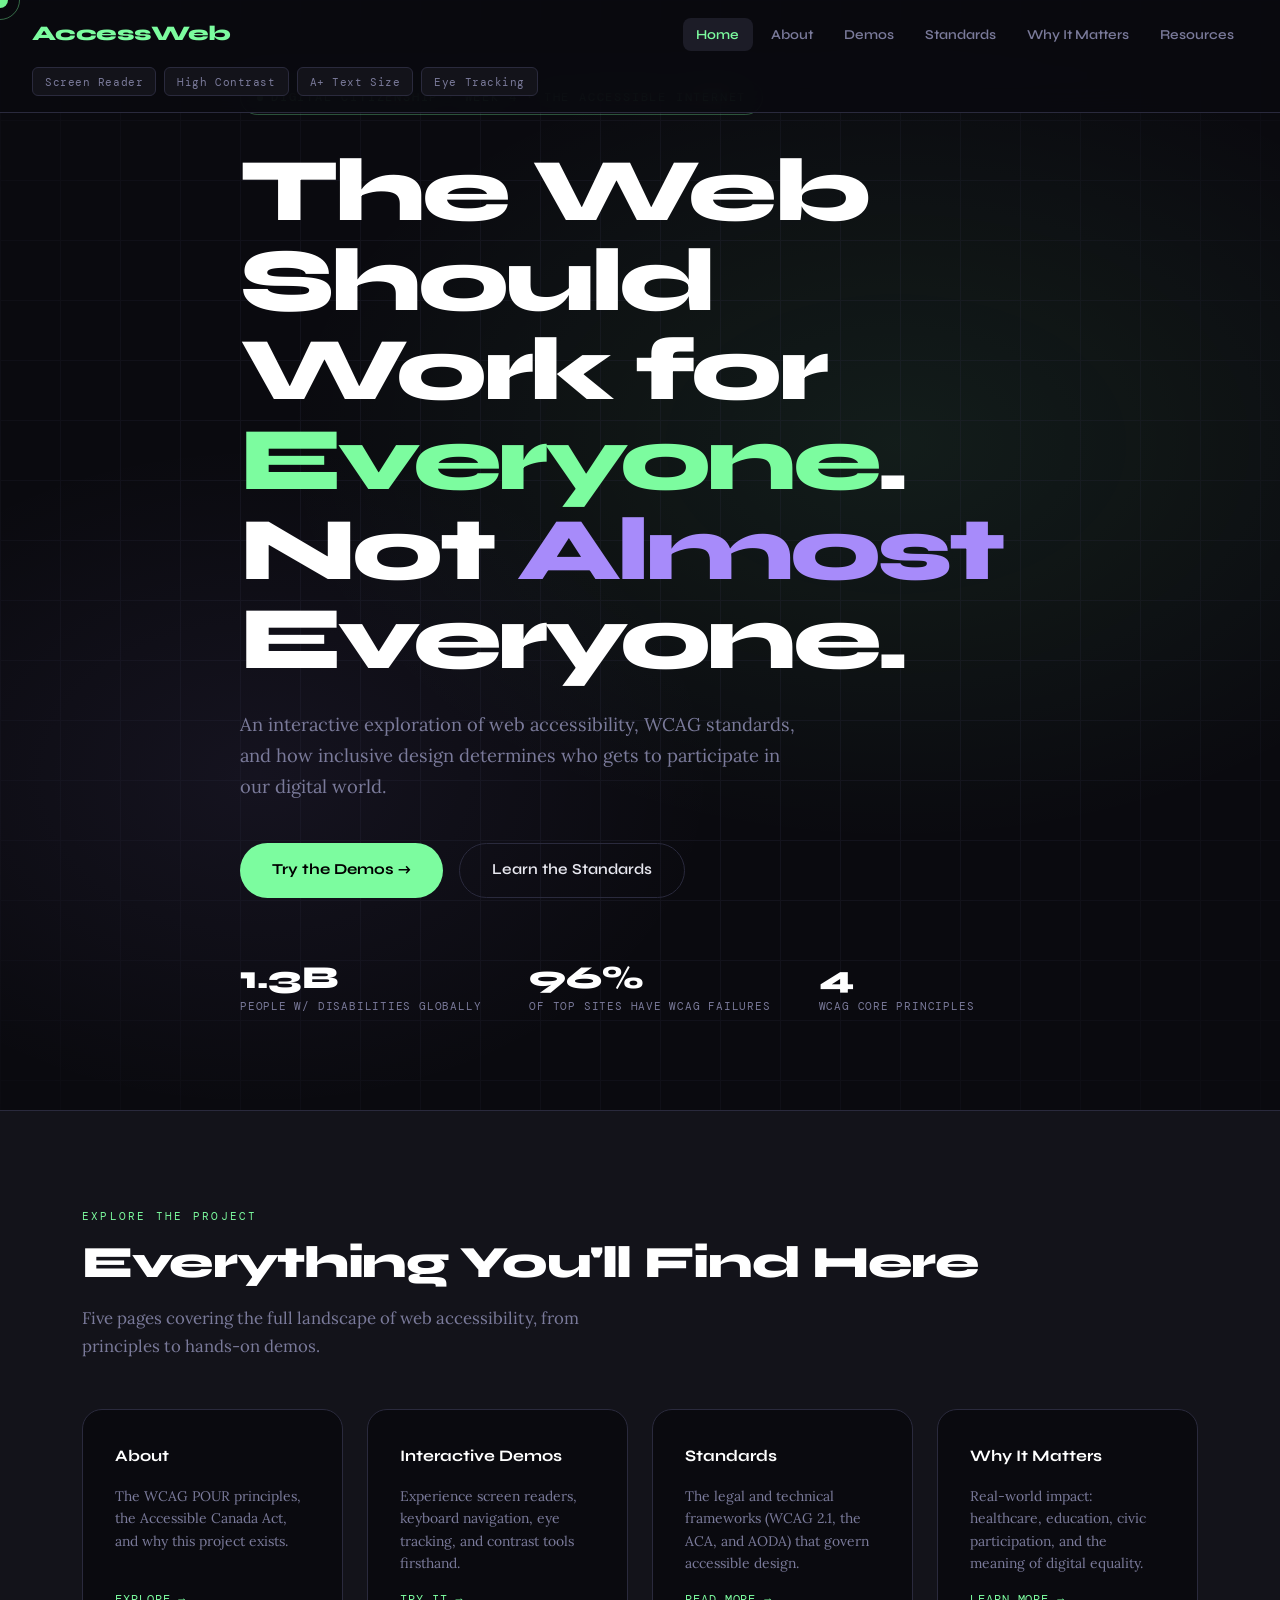
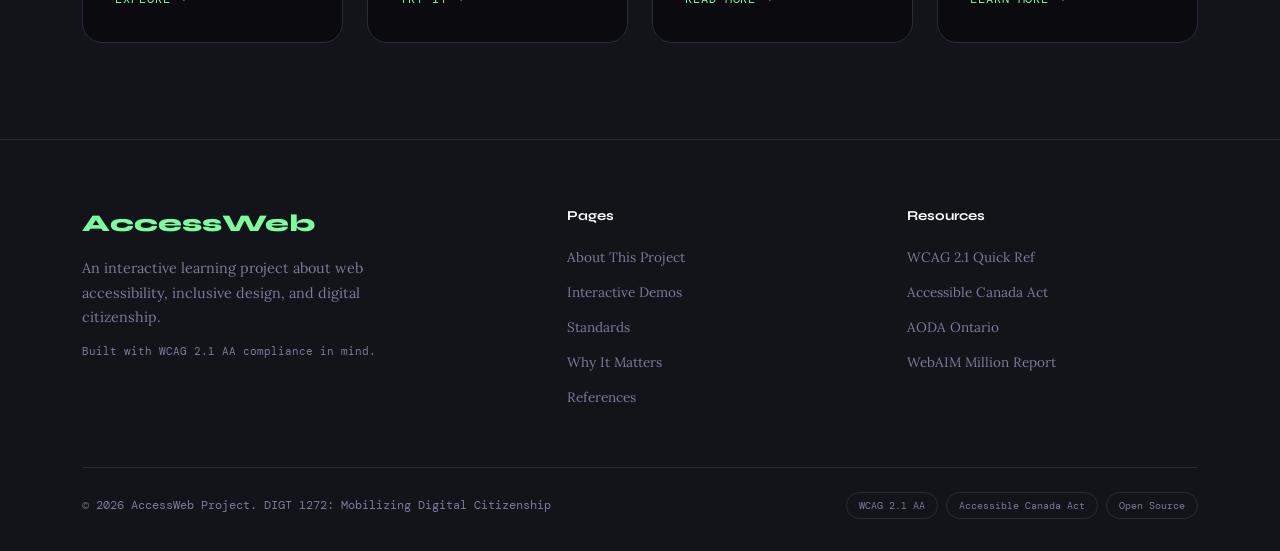
<file: index.html>
<!DOCTYPE html>
<html lang="en">
<head>
  <meta charset="UTF-8" />
  <meta name="viewport" content="width=device-width, initial-scale=1.0" />
  <title>The Accessible Internet Project</title>
  <meta name="description" content="An interactive learning experience about web accessibility, WCAG standards, and inclusive design." />
  <link rel="preconnect" href="https://fonts.googleapis.com" />
  <link href="https://fonts.googleapis.com/css2?family=Syne:wght@400;600;700;800&family=DM+Mono:ital,wght@0,300;0,400;1,300&family=Lora:ital,wght@0,400;0,600;1,400&display=swap" rel="stylesheet" />
  <link rel="stylesheet" href="css/styles.css" />
  <link rel="icon" href="img/favicon.ico">
</head>
<body>

<a href="#main-content" class="skip-link">Skip to main content</a>
<div id="cursor" aria-hidden="true"></div>
<div id="cursor-trail" aria-hidden="true"></div>
<div id="gaze-cursor" aria-hidden="true"><div class="gaze-ring"></div></div>
<div id="sr-overlay" role="status" aria-live="polite" aria-label="Screen reader simulation">
  <div class="sr-label">Screen Reader Output</div>
  <div id="sr-text">Hover over elements to hear screen reader announcements...</div>
</div>

<nav role="navigation" aria-label="Main navigation">
  <a href="index.html" class="nav-logo" aria-label="AccessWeb - Home">AccessWeb</a>
   
  <button class="hamburger" id="hamburger-btn"
    aria-label="Toggle navigation menu"
    aria-expanded="false"
    aria-controls="nav-links">
    <span></span>
    <span></span>
    <span></span>
  </button>

  <ul class="nav-links" id="nav-links" role="list">
    <li><a href="index.html">Home</a></li>
    <li><a href="about.html">About</a></li>
    <li><a href="demos.html">Demos</a></li>
    <li><a href="standards.html">Standards</a></li>
    <li><a href="why.html">Why It Matters</a></li>
    <li><a href="resources.html">Resources</a></li>
  </ul>
  <div class="nav-controls" role="group" aria-label="Accessibility controls">
    <button class="ctrl-btn" id="btn-sr"   aria-pressed="false">Screen Reader</button>
    <button class="ctrl-btn" id="btn-hc"   aria-pressed="false">High Contrast</button>
    <button class="ctrl-btn" id="btn-text" aria-pressed="false">A+ Text Size</button>
    <button class="ctrl-btn" id="btn-gaze" aria-pressed="false">Eye Tracking</button>
  </div>
</nav>

<!-- Mobile menu overlay -->
<div id="mobile-menu" aria-label="Mobile navigation" role="dialog" aria-modal="true">
  <p class="mobile-menu-label">Pages</p>
  <ul class="mobile-nav-links">
    <li><a href="index.html">Home</a></li>
    <li><a href="about.html">About</a></li>
    <li><a href="demos.html">Demos</a></li>
    <li><a href="standards.html">Standards</a></li>
    <li><a href="why.html">Why It Matters</a></li>
    <li><a href="resources.html">Resources</a></li>
  </ul>
  <p class="mobile-menu-label">Accessibility Features</p>
  <div class="mobile-controls">
    <button class="ctrl-btn" id="mob-btn-sr"   aria-pressed="false">Screen Reader</button>
    <button class="ctrl-btn" id="mob-btn-hc"   aria-pressed="false">High Contrast</button>
    <button class="ctrl-btn" id="mob-btn-text" aria-pressed="false">A+ Text Size</button>
    <button class="ctrl-btn" id="mob-btn-gaze" aria-pressed="false">Eye Tracking</button>
  </div>
</div>

<main id="main-content">

  <section id="hero" aria-labelledby="hero-heading">
    <div class="hero-bg" aria-hidden="true"></div>
    <div class="hero-grid" aria-hidden="true"></div>
    <div class="container">
      <div class="hero-content">
        <div class="hero-tag" role="note">Digital Citizenship · Week 4 · The Accessible Internet</div>
        <h1 id="hero-heading">
          The Web Should<br>Work for <span class="accent">Everyone</span>.<br>Not <span class="accent2">Almost</span> Everyone.
        </h1>
        <p class="hero-desc">
          An interactive exploration of web accessibility, WCAG standards, and how inclusive design determines who gets to participate in our digital world.
        </p>
        <div class="hero-actions">
          <a href="demos.html" class="btn-primary">Try the Demos →</a>
          <a href="about.html" class="btn-secondary">Learn the Standards</a>
        </div>
        <div class="hero-stats" role="list" aria-label="Key accessibility statistics">
          <div class="stat" role="listitem">
            <span class="stat-num">1.3B</span>
            <span class="stat-label">People w/ disabilities globally</span>
          </div>
          <div class="stat" role="listitem">
            <span class="stat-num">96%</span>
            <span class="stat-label">Of top sites have WCAG failures</span>
          </div>
          <div class="stat" role="listitem">
            <span class="stat-num">4</span>
            <span class="stat-label">WCAG core principles</span>
          </div>
        </div>
      </div>
    </div>
  </section>

  <section id="features" aria-labelledby="features-heading">
    <div class="container">
      <span class="section-tag">Explore the Project</span>
      <h2 id="features-heading" class="reveal">Everything You'll Find Here</h2>
      <p class="section-intro reveal">Five pages covering the full landscape of web accessibility, from principles to hands-on demos.</p>
      <div class="features-grid">
        <a href="about.html" class="feature-card reveal" aria-label="About page: WCAG principles and project overview">
          <div class="feature-title">About</div>
          <div class="feature-desc">The WCAG POUR principles, the Accessible Canada Act, and why this project exists.</div>
          <div class="feature-link">Explore →</div>
        </a>
        <a href="demos.html" class="feature-card reveal" aria-label="Demos page: interactive accessibility tools">
          <div class="feature-title">Interactive Demos</div>
          <div class="feature-desc">Experience screen readers, keyboard navigation, eye tracking, and contrast tools firsthand.</div>
          <div class="feature-link">Try it →</div>
        </a>
        <a href="standards.html" class="feature-card reveal" aria-label="Standards page: WCAG, Accessible Canada Act, AODA">
          <div class="feature-title">Standards</div>
          <div class="feature-desc">The legal and technical frameworks (WCAG 2.1, the ACA, and AODA) that govern accessible design.</div>
          <div class="feature-link">Read more →</div>
        </a>
        <a href="why.html" class="feature-card reveal" aria-label="Why It Matters page: impact and digital citizenship">
          <div class="feature-title">Why It Matters</div>
          <div class="feature-desc">Real-world impact: healthcare, education, civic participation, and the meaning of digital equality.</div>
          <div class="feature-link">Learn more →</div>
        </a>
      </div>
    </div>
  </section>

</main>

<footer role="contentinfo">
  <div class="container">
    <div class="footer-grid">
      <div class="footer-brand">
        <a href="index.html" class="logo">AccessWeb</a>
        <p>An interactive learning project about web accessibility, inclusive design, and digital citizenship.</p>
        <p style="margin-top:0.75rem;font-family:var(--font-mono);font-size:0.7rem;color:var(--muted);">Built with WCAG 2.1 AA compliance in mind.</p>
      </div>
      <div class="footer-col">
        <h4>Pages</h4>
        <ul>
          <li><a href="about.html">About This Project</a></li>
          <li><a href="demos.html">Interactive Demos</a></li>
          <li><a href="standards.html">Standards</a></li>
          <li><a href="why.html">Why It Matters</a></li>
          <li><a href="resources.html">References</a></li>
        </ul>
      </div>
      <div class="footer-col">
        <h4>Resources</h4>
        <ul>
          <li><a href="https://www.w3.org/WAI/WCAG21/quickref/" target="_blank" rel="noopener">WCAG 2.1 Quick Ref</a></li>
          <li><a href="https://laws-lois.justice.gc.ca/eng/acts/A-0.6/" target="_blank" rel="noopener">Accessible Canada Act</a></li>
          <li><a href="https://www.ontario.ca/page/accessibility-in-ontario" target="_blank" rel="noopener">AODA Ontario</a></li>
          <li><a href="https://webaim.org/projects/million/" target="_blank" rel="noopener">WebAIM Million Report</a></li>
        </ul>
      </div>
    </div>
    <div class="footer-bottom">
      <p>© 2026 AccessWeb Project. DIGT 1272: Mobilizing Digital Citizenship</p>
      <div class="footer-badges">
        <span class="badge">WCAG 2.1 AA</span>
        <span class="badge">Accessible Canada Act</span>
        <span class="badge">Open Source</span>
      </div>
    </div>
  </div>
</footer>

<script src="js/main.js"></script>
<script src="js/gaze.js"></script>
</body>
</html>
</file>
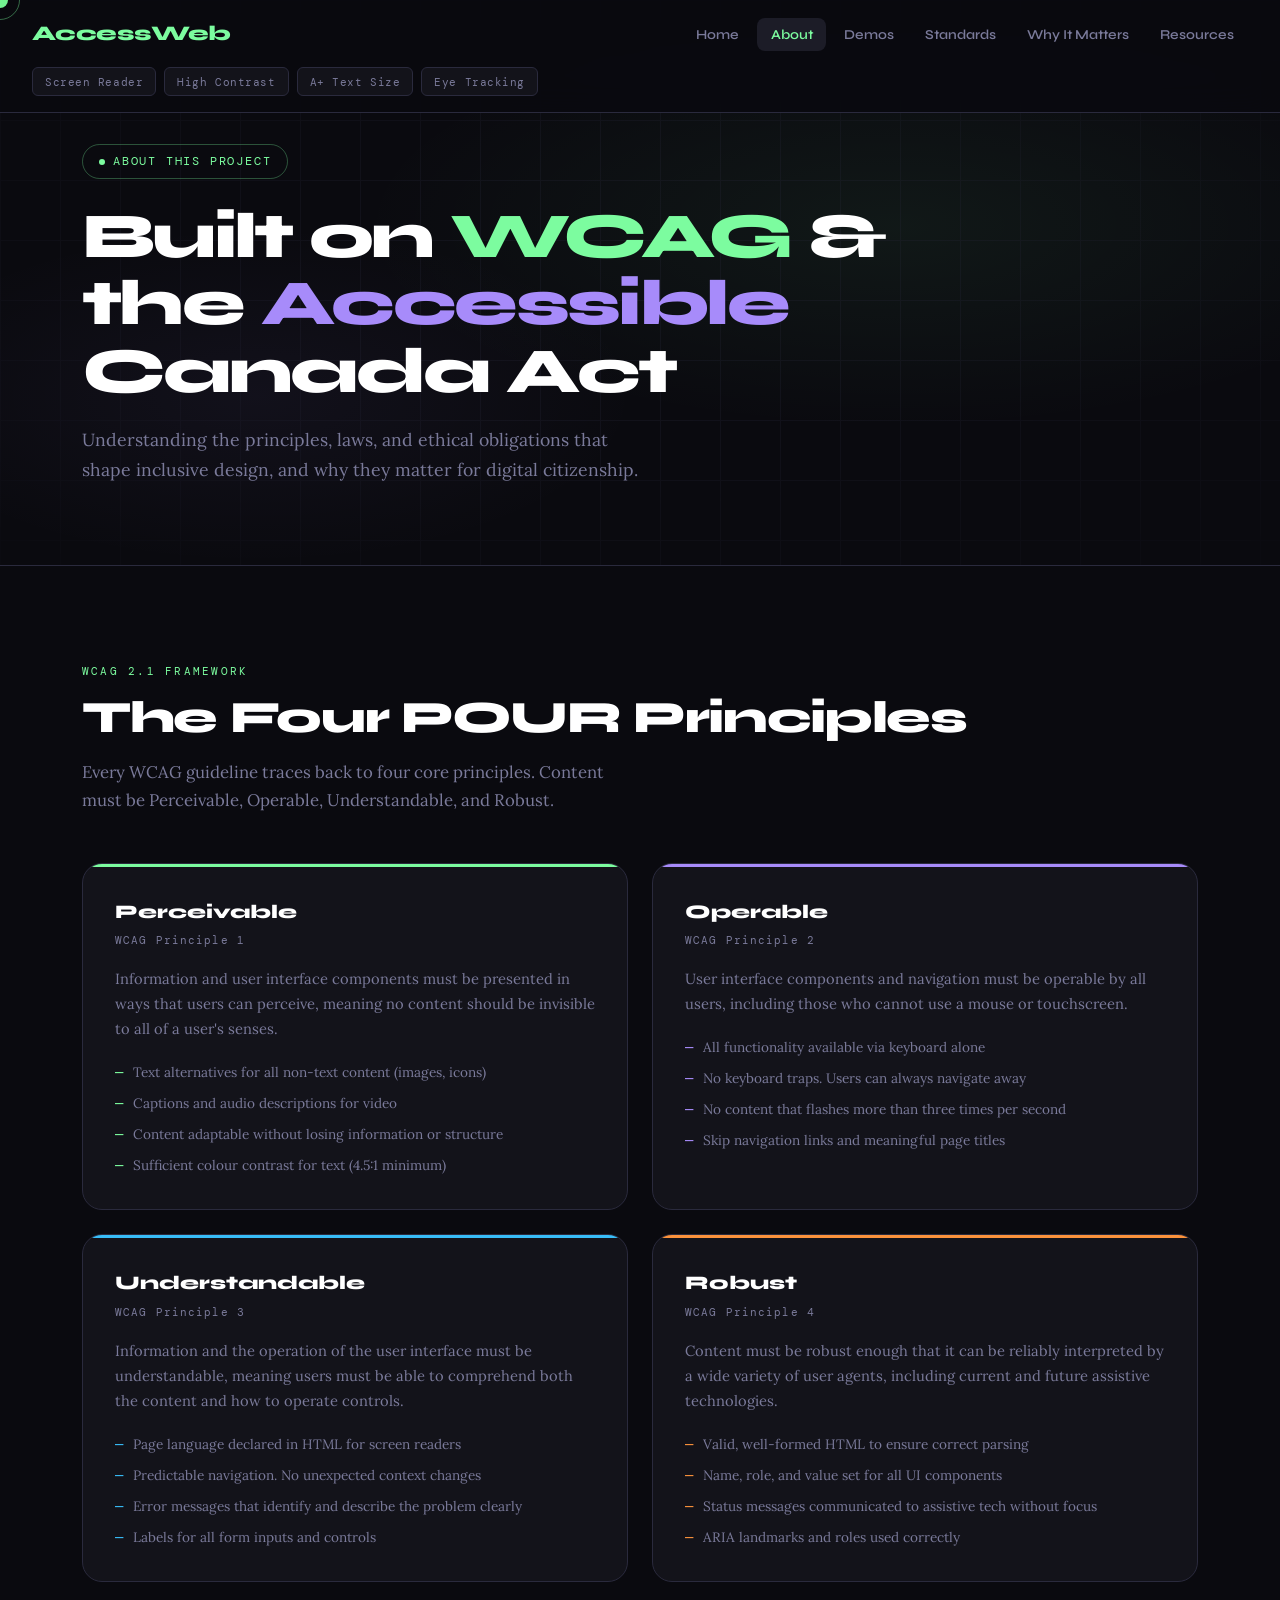
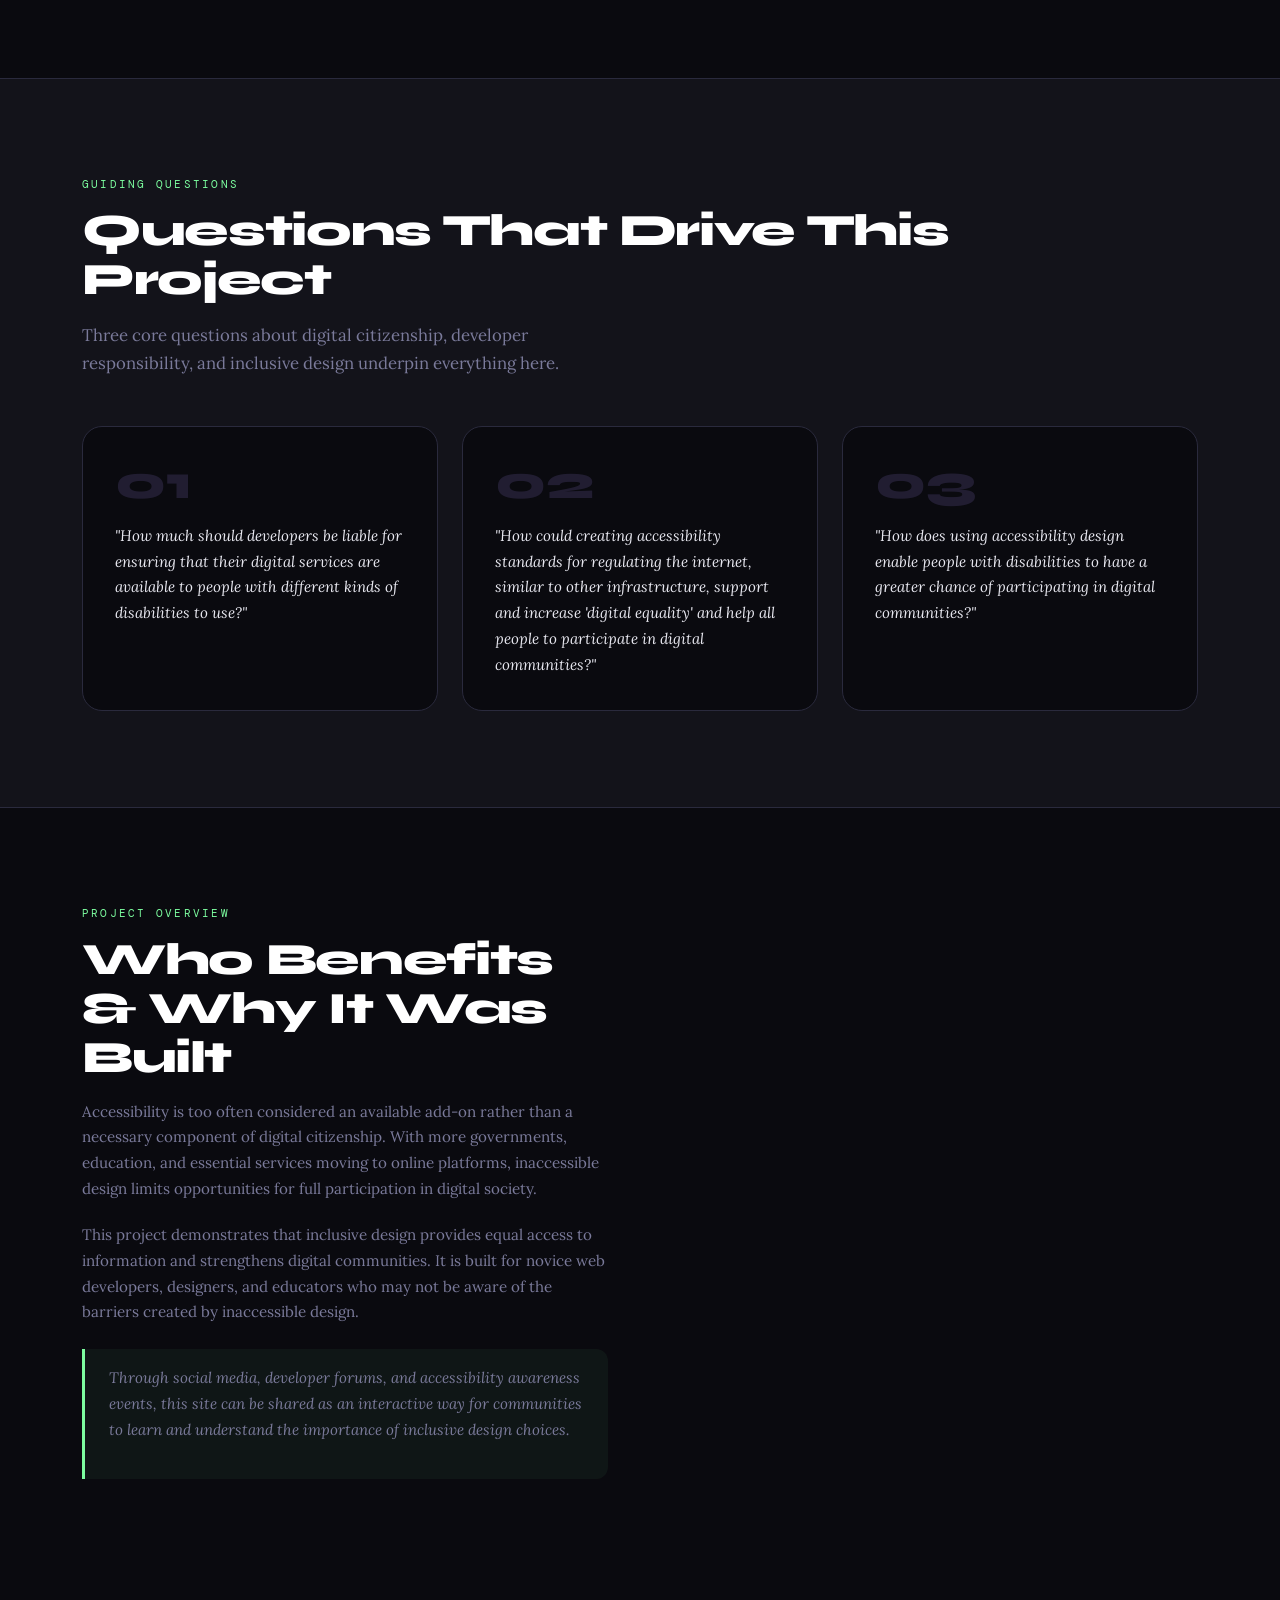
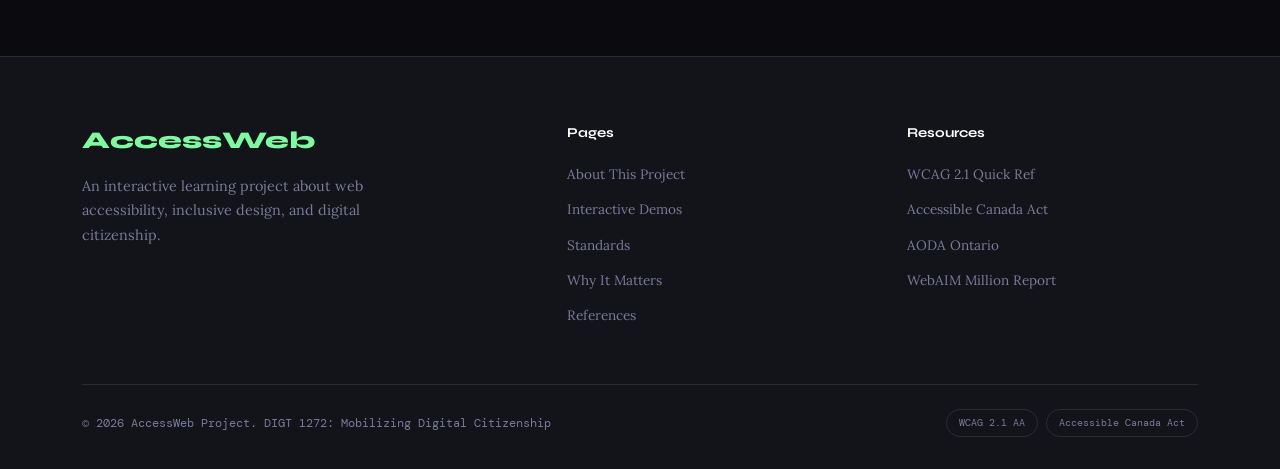
<file: about.html>
<!DOCTYPE html>
<html lang="en">
<head>
  <meta charset="UTF-8" />
  <meta name="viewport" content="width=device-width, initial-scale=1.0" />
  <title>About - AccessWeb</title>
  <meta name="description" content="About the AccessWeb project: WCAG principles, the Accessible Canada Act, and the mission of inclusive design." />
  <link rel="preconnect" href="https://fonts.googleapis.com" />
  <link href="https://fonts.googleapis.com/css2?family=Syne:wght@400;600;700;800&family=DM+Mono:ital,wght@0,300;0,400;1,300&family=Lora:ital,wght@0,400;0,600;1,400&display=swap" rel="stylesheet" />
  <link rel="stylesheet" href="css/styles.css" />
  <link rel="icon" href="img/favicon.ico">
</head>
<body>

<a href="#main-content" class="skip-link">Skip to main content</a>
<div id="cursor" aria-hidden="true"></div>
<div id="cursor-trail" aria-hidden="true"></div>
<div id="gaze-cursor" aria-hidden="true"><div class="gaze-ring"></div></div>
<div id="sr-overlay" role="status" aria-live="polite">
  <div class="sr-label">Screen Reader Output</div>
  <div id="sr-text">Screen reader active.</div>
</div>

<nav role="navigation" aria-label="Main navigation">
  <a href="index.html" class="nav-logo">AccessWeb</a>
  
  <button class="hamburger" id="hamburger-btn"
    aria-label="Toggle navigation menu"
    aria-expanded="false"
    aria-controls="nav-links">
    <span></span>
    <span></span>
    <span></span>
  </button>

  <ul class="nav-links" id="nav-links" role="list">

    <li><a href="index.html">Home</a></li>
    <li><a href="about.html">About</a></li>
    <li><a href="demos.html">Demos</a></li>
    <li><a href="standards.html">Standards</a></li>
    <li><a href="why.html">Why It Matters</a></li>
    <li><a href="resources.html">Resources</a></li>
  </ul>
  <div class="nav-controls" role="group" aria-label="Accessibility controls">
    <button class="ctrl-btn" id="btn-sr"   aria-pressed="false">Screen Reader</button>
    <button class="ctrl-btn" id="btn-hc"   aria-pressed="false">High Contrast</button>
    <button class="ctrl-btn" id="btn-text" aria-pressed="false">A+ Text Size</button>
    <button class="ctrl-btn" id="btn-gaze" aria-pressed="false">Eye Tracking</button>
  </div>
</nav>

<!-- Mobile menu overlay -->
<div id="mobile-menu" aria-label="Mobile navigation" role="dialog" aria-modal="true">
  <p class="mobile-menu-label">Pages</p>
  <ul class="mobile-nav-links">
    <li><a href="index.html">Home</a></li>
    <li><a href="about.html">About</a></li>
    <li><a href="demos.html">Demos</a></li>
    <li><a href="standards.html">Standards</a></li>
    <li><a href="why.html">Why It Matters</a></li>
    <li><a href="resources.html">Resources</a></li>
  </ul>
  <p class="mobile-menu-label">Accessibility Features</p>
  <div class="mobile-controls">
    <button class="ctrl-btn" id="mob-btn-sr"   aria-pressed="false">Screen Reader</button>
    <button class="ctrl-btn" id="mob-btn-hc"   aria-pressed="false">High Contrast</button>
    <button class="ctrl-btn" id="mob-btn-text" aria-pressed="false">A+ Text Size</button>
    <button class="ctrl-btn" id="mob-btn-gaze" aria-pressed="false">Eye Tracking</button>
  </div>
</div>

<main id="main-content">

  <!-- PAGE HERO -->
  <div class="page-hero" aria-labelledby="page-heading">
    <div class="page-hero-bg" aria-hidden="true"></div>
    <div class="page-hero-grid" aria-hidden="true"></div>
    <div class="container page-hero-content">
      <div class="page-tag">About This Project</div>
      <h1 id="page-heading">Built on <span class="accent">WCAG</span> &amp;<br>the <span class="accent2">Accessible</span><br>Canada Act</h1>
      <p>Understanding the principles, laws, and ethical obligations that shape inclusive design, and why they matter for digital citizenship.</p>
    </div>
  </div>

  <!-- WCAG PRINCIPLES -->
  <section id="principles" aria-labelledby="principles-heading">
    <div class="container">
      <span class="section-tag">WCAG 2.1 Framework</span>
      <h2 id="principles-heading" class="reveal">The Four POUR Principles</h2>
      <p class="section-intro reveal">Every WCAG guideline traces back to four core principles. Content must be Perceivable, Operable, Understandable, and Robust.</p>
      <div class="principles-grid">

        <article class="principle-card reveal" tabindex="0" aria-label="Perceivable principle">
          <div class="principle-header">
            <div>
              <div class="principle-title">Perceivable</div>
              <div class="principle-subtitle">WCAG Principle 1</div>
            </div>
          </div>
          <p class="principle-body">Information and user interface components must be presented in ways that users can perceive, meaning no content should be invisible to all of a user's senses.</p>
          <ul class="criteria-list" aria-label="Perceivable criteria examples">
            <li>Text alternatives for all non-text content (images, icons)</li>
            <li>Captions and audio descriptions for video</li>
            <li>Content adaptable without losing information or structure</li>
            <li>Sufficient colour contrast for text (4.5:1 minimum)</li>
          </ul>
        </article>

        <article class="principle-card reveal" tabindex="0" aria-label="Operable principle">
          <div class="principle-header">
            <div>
              <div class="principle-title">Operable</div>
              <div class="principle-subtitle">WCAG Principle 2</div>
            </div>
          </div>
          <p class="principle-body">User interface components and navigation must be operable by all users, including those who cannot use a mouse or touchscreen.</p>
          <ul class="criteria-list" aria-label="Operable criteria examples">
            <li>All functionality available via keyboard alone</li>
            <li>No keyboard traps. Users can always navigate away</li>
            <li>No content that flashes more than three times per second</li>
            <li>Skip navigation links and meaningful page titles</li>
          </ul>
        </article>

        <article class="principle-card reveal" tabindex="0" aria-label="Understandable principle">
          <div class="principle-header">
            <div>
              <div class="principle-title">Understandable</div>
              <div class="principle-subtitle">WCAG Principle 3</div>
            </div>
          </div>
          <p class="principle-body">Information and the operation of the user interface must be understandable, meaning users must be able to comprehend both the content and how to operate controls.</p>
          <ul class="criteria-list" aria-label="Understandable criteria examples">
            <li>Page language declared in HTML for screen readers</li>
            <li>Predictable navigation. No unexpected context changes</li>
            <li>Error messages that identify and describe the problem clearly</li>
            <li>Labels for all form inputs and controls</li>
          </ul>
        </article>

        <article class="principle-card reveal" tabindex="0" aria-label="Robust principle">
          <div class="principle-header">
            <div>
              <div class="principle-title">Robust</div>
              <div class="principle-subtitle">WCAG Principle 4</div>
            </div>
          </div>
          <p class="principle-body">Content must be robust enough that it can be reliably interpreted by a wide variety of user agents, including current and future assistive technologies.</p>
          <ul class="criteria-list" aria-label="Robust criteria examples">
            <li>Valid, well-formed HTML to ensure correct parsing</li>
            <li>Name, role, and value set for all UI components</li>
            <li>Status messages communicated to assistive tech without focus</li>
            <li>ARIA landmarks and roles used correctly</li>
          </ul>
        </article>

      </div>
    </div>
  </section>

  <!-- GUIDING QUESTIONS -->
  <section id="questions" aria-labelledby="questions-heading">
    <div class="container">
      <span class="section-tag">Guiding Questions</span>
      <h2 id="questions-heading" class="reveal">Questions That Drive This Project</h2>
      <p class="section-intro reveal">Three core questions about digital citizenship, developer responsibility, and inclusive design underpin everything here.</p>
      <div class="questions-grid">
        <div class="question-card reveal" tabindex="0" role="article">
          <div class="q-num" aria-hidden="true">01</div>
          <p class="q-text">"How much should developers be liable for ensuring that their digital services are available to people with different kinds of disabilities to use?"</p>
        </div>
        <div class="question-card reveal" tabindex="0" role="article">
          <div class="q-num" aria-hidden="true">02</div>
          <p class="q-text">"How could creating accessibility standards for regulating the internet, similar to other infrastructure, support and increase 'digital equality' and help all people to participate in digital communities?"</p>
        </div>
        <div class="question-card reveal" tabindex="0" role="article">
          <div class="q-num" aria-hidden="true">03</div>
          <p class="q-text">"How does using accessibility design enable people with disabilities to have a greater chance of participating in digital communities?"</p>
        </div>
      </div>
    </div>
  </section>

  <!-- PROJECT PLAN -->
  <section id="project" aria-labelledby="project-heading">
    <div class="container">
      <div class="project-layout">
        <div class="project-text reveal">
          <span class="section-tag">Project Overview</span>
          <h2 id="project-heading">Who Benefits &amp; Why It Was Built</h2>
          <p>Accessibility is too often considered an available add-on rather than a necessary component of digital citizenship. With more governments, education, and essential services moving to online platforms, inaccessible design limits opportunities for full participation in digital society.</p>
          <p>This project demonstrates that inclusive design provides equal access to information and strengthens digital communities. It is built for novice web developers, designers, and educators who may not be aware of the barriers created by inaccessible design.</p>
          <div class="callout-box" role="note">
            <p>Through social media, developer forums, and accessibility awareness events, this site can be shared as an interactive way for communities to learn and understand the importance of inclusive design choices.</p>
          </div>
        </div>

        <div class="reveal">
          <span class="section-tag">Project Timeline</span>
          <div class="timeline" role="list" aria-label="Project development timeline">
            <div class="timeline-item" role="listitem">
              <div class="tl-dot" aria-hidden="true">W6</div>
              <div class="tl-content">
                <div class="tl-week">Week 6</div>
                <div class="tl-title">Research Phase</div>
                <div class="tl-body">Find specific WCAG criteria for keyboard navigation, eye tracking compatibility, and screen reader standards.</div>
              </div>
            </div>
            <div class="timeline-item" role="listitem">
              <div class="tl-dot" aria-hidden="true">W7</div>
              <div class="tl-content">
                <div class="tl-week">Week 7</div>
                <div class="tl-title">Site Structure</div>
                <div class="tl-body">Build site structure with high contrast elements, semantic HTML, and screen reader tags throughout.</div>
              </div>
            </div>
            <div class="timeline-item" role="listitem">
              <div class="tl-dot" aria-hidden="true">W8</div>
              <div class="tl-content">
                <div class="tl-week">Week 8</div>
                <div class="tl-title">Gaze Tracking Model</div>
                <div class="tl-body">Develop the gaze tracking simulation, which is a mapping cursor movement to simulate eye-based dwell-click interaction.</div>
              </div>
            </div>
            <div class="timeline-item" role="listitem">
              <div class="tl-dot" aria-hidden="true">W9</div>
              <div class="tl-content">
                <div class="tl-week">Week 9</div>
                <div class="tl-title">Testing</div>
                <div class="tl-body">Test the site with keyboard-only, screen reader, gaze, and high contrast inputs to ensure all modes work correctly.</div>
              </div>
            </div>
            <div class="timeline-item" role="listitem">
              <div class="tl-dot" aria-hidden="true">W10</div>
              <div class="tl-content">
                <div class="tl-week">Week 10</div>
                <div class="tl-title">Submission</div>
                <div class="tl-body">Final submission and documentation.</div>
              </div>
            </div>
          </div>
        </div>
      </div>
    </div>
  </section>

</main>

<footer role="contentinfo">
  <div class="container">
    <div class="footer-grid">
      <div class="footer-brand">
        <a href="index.html" class="logo">AccessWeb</a>
        <p>An interactive learning project about web accessibility, inclusive design, and digital citizenship.</p>
      </div>
      <div class="footer-col">
        <h4>Pages</h4>
        <ul>
          <li><a href="about.html">About This Project</a></li>
          <li><a href="demos.html">Interactive Demos</a></li>
          <li><a href="standards.html">Standards</a></li>
          <li><a href="why.html">Why It Matters</a></li>
          <li><a href="resources.html">References</a></li>
        </ul>
      </div>
      <div class="footer-col">
        <h4>Resources</h4>
        <ul>
          <li><a href="https://www.w3.org/WAI/WCAG21/quickref/" target="_blank" rel="noopener">WCAG 2.1 Quick Ref</a></li>
          <li><a href="https://laws-lois.justice.gc.ca/eng/acts/A-0.6/" target="_blank" rel="noopener">Accessible Canada Act</a></li>
          <li><a href="https://www.ontario.ca/page/accessibility-in-ontario" target="_blank" rel="noopener">AODA Ontario</a></li>
          <li><a href="https://webaim.org/projects/million/" target="_blank" rel="noopener">WebAIM Million Report</a></li>
        </ul>
      </div>
    </div>
    <div class="footer-bottom">
      <p>© 2026 AccessWeb Project. DIGT 1272: Mobilizing Digital Citizenship</p>
      <div class="footer-badges"><span class="badge">WCAG 2.1 AA</span><span class="badge">Accessible Canada Act</span></div>
    </div>
  </div>
</footer>

<script src="js/main.js"></script>
<script src="js/gaze.js"></script>
</body>
</html>
</file>
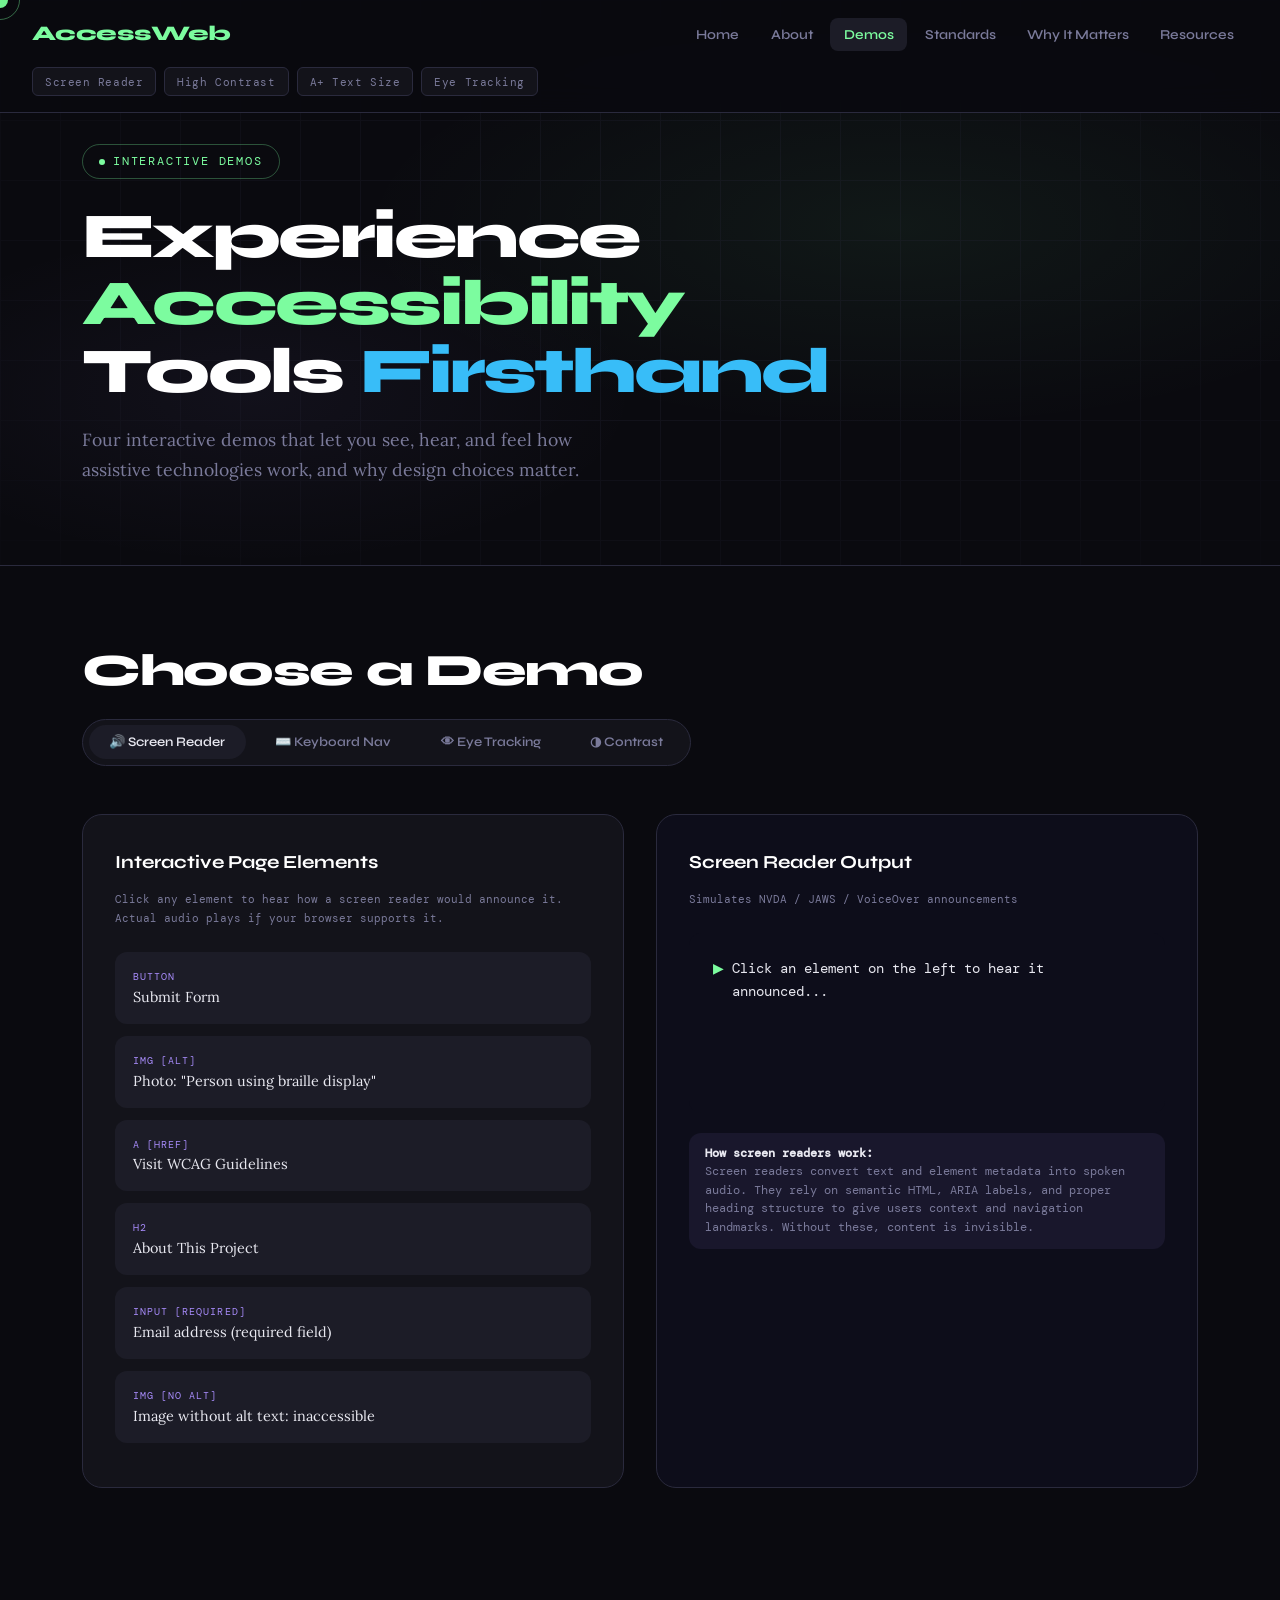
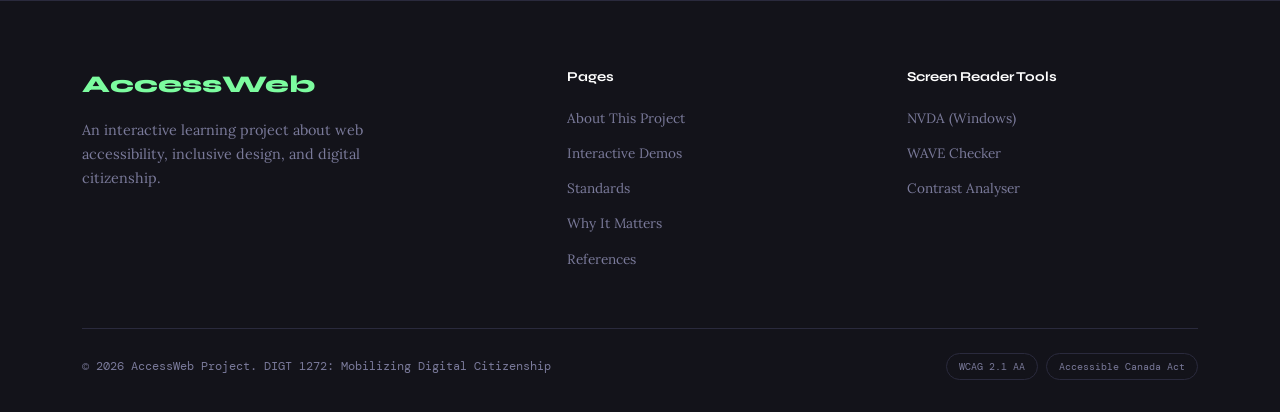
<file: demos.html>
<!DOCTYPE html>
<html lang="en">
<head>
  <meta charset="UTF-8" />
  <meta name="viewport" content="width=device-width, initial-scale=1.0" />
  <title>Interactive Demos - AccessWeb</title>
  <meta name="description" content="Try screen reader simulation, keyboard navigation, eye tracking, and contrast tools to experience accessibility firsthand." />
  <link rel="preconnect" href="https://fonts.googleapis.com" />
  <link href="https://fonts.googleapis.com/css2?family=Syne:wght@400;600;700;800&family=DM+Mono:ital,wght@0,300;0,400;1,300&family=Lora:ital,wght@0,400;0,600;1,400&display=swap" rel="stylesheet" />
  <link rel="stylesheet" href="css/styles.css" />
  <link rel="icon" href="img/favicon.ico">
</head>
<body>

<a href="#main-content" class="skip-link">Skip to main content</a>
<div id="cursor" aria-hidden="true"></div>
<div id="cursor-trail" aria-hidden="true"></div>
<div id="gaze-cursor" aria-hidden="true"><div class="gaze-ring"></div></div>
<div id="sr-overlay" role="status" aria-live="polite">
  <div class="sr-label">Screen Reader Output</div>
  <div id="sr-text">Screen reader active.</div>
</div>

<nav role="navigation" aria-label="Main navigation">
  <a href="index.html" class="nav-logo">AccessWeb</a>
  
  <button class="hamburger" id="hamburger-btn"
    aria-label="Toggle navigation menu"
    aria-expanded="false"
    aria-controls="nav-links">
    <span></span>
    <span></span>
    <span></span>
  </button>

  <ul class="nav-links" id="nav-links" role="list">

    <li><a href="index.html">Home</a></li>
    <li><a href="about.html">About</a></li>
    <li><a href="demos.html">Demos</a></li>
    <li><a href="standards.html">Standards</a></li>
    <li><a href="why.html">Why It Matters</a></li>
    <li><a href="resources.html">Resources</a></li>
  </ul>
  <div class="nav-controls" role="group" aria-label="Accessibility controls">
    <button class="ctrl-btn" id="btn-sr"   aria-pressed="false">Screen Reader</button>
    <button class="ctrl-btn" id="btn-hc"   aria-pressed="false">High Contrast</button>
    <button class="ctrl-btn" id="btn-text" aria-pressed="false">A+ Text Size</button>
    <button class="ctrl-btn" id="btn-gaze" aria-pressed="false">Eye Tracking</button>
  </div>
</nav>
<!-- Mobile menu overlay -->
<div id="mobile-menu" aria-label="Mobile navigation" role="dialog" aria-modal="true">
  <p class="mobile-menu-label">Pages</p>
  <ul class="mobile-nav-links">
    <li><a href="index.html">Home</a></li>
    <li><a href="about.html">About</a></li>
    <li><a href="demos.html">Demos</a></li>
    <li><a href="standards.html">Standards</a></li>
    <li><a href="why.html">Why It Matters</a></li>
    <li><a href="resources.html">Resources</a></li>
  </ul>
  <p class="mobile-menu-label">Accessibility Features</p>
  <div class="mobile-controls">
    <button class="ctrl-btn" id="mob-btn-sr"   aria-pressed="false">Screen Reader</button>
    <button class="ctrl-btn" id="mob-btn-hc"   aria-pressed="false">High Contrast</button>
    <button class="ctrl-btn" id="mob-btn-text" aria-pressed="false">A+ Text Size</button>
    <button class="ctrl-btn" id="mob-btn-gaze" aria-pressed="false">Eye Tracking</button>
  </div>
</div>

<main id="main-content">

  <div class="page-hero" aria-labelledby="page-heading">
    <div class="page-hero-bg" aria-hidden="true"></div>
    <div class="page-hero-grid" aria-hidden="true"></div>
    <div class="container page-hero-content">
      <div class="page-tag">Interactive Demos</div>
      <h1 id="page-heading">Experience <span class="accent">Accessibility</span><br>Tools <span class="accent3">Firsthand</span></h1>
      <p>Four interactive demos that let you see, hear, and feel how assistive technologies work, and why design choices matter.</p>
    </div>
  </div>

  <section id="demos-section" aria-labelledby="demos-heading">
    <div class="container">
      <h2 id="demos-heading" class="reveal" style="margin-bottom:1.5rem;">Choose a Demo</h2>

      <!-- TAB BAR -->
      <div class="tab-bar" role="tablist" aria-label="Accessibility demo tabs">
        <button class="demo-tab active" role="tab" aria-selected="true"  aria-controls="panel-sr"       id="tab-sr">🔊 Screen Reader</button>
        <button class="demo-tab"        role="tab" aria-selected="false" aria-controls="panel-keyboard" id="tab-keyboard">⌨️ Keyboard Nav</button>
        <button class="demo-tab"        role="tab" aria-selected="false" aria-controls="panel-gaze"     id="tab-gaze">👁 Eye Tracking</button>
        <button class="demo-tab"        role="tab" aria-selected="false" aria-controls="panel-contrast" id="tab-contrast">◑ Contrast</button>
      </div>

      <!-- SCREEN READER -->
      <div class="demo-panel active" id="panel-sr" role="tabpanel" aria-labelledby="tab-sr">
        <div class="sr-layout">
          <div class="demo-card">
            <h3>Interactive Page Elements</h3>
            <p class="subtitle">Click any element to hear how a screen reader would announce it. Actual audio plays if your browser supports it.</p>
            <button class="sr-element" data-sr="Button. Submit Form. Press Space or Enter to activate." aria-label="Submit Form example button">
              <div class="el-type">button</div>
              <div class="el-text">Submit Form</div>
            </button>
            <button class="sr-element" data-sr="Image. Alt text: A person using a laptop with a braille display. Decorative images should have empty alt text." aria-label="Image with alt text example">
              <div class="el-type">img [alt]</div>
              <div class="el-text">Photo: "Person using braille display"</div>
            </button>
            <button class="sr-element" data-sr="Link. Visit WCAG Guidelines. Opens in new tab." aria-label="Link element example">
              <div class="el-type">a [href]</div>
              <div class="el-text">Visit WCAG Guidelines</div>
            </button>
            <button class="sr-element" data-sr="Heading level 2. About This Project. Screen readers let users navigate by headings using the H key." aria-label="Heading element example">
              <div class="el-type">h2</div>
              <div class="el-text">About This Project</div>
            </button>
            <button class="sr-element" data-sr="Text input. Email address. Required field. Enter a valid email address in the format user@example.com." aria-label="Required form input example">
              <div class="el-type">input [required]</div>
              <div class="el-text">Email address (required field)</div>
            </button>
            <button class="sr-element" data-sr="Warning. Image missing alt attribute. Screen reader users cannot understand this image. This is an accessibility failure." aria-label="Missing alt text error example">
              <div class="el-type">img [no alt]</div>
              <div class="el-text">Image without alt text: inaccessible</div>
            </button>
          </div>

          <div class="demo-card" style="background:#0d0d1a;">
            <h3>Screen Reader Output</h3>
            <p class="subtitle">Simulates NVDA / JAWS / VoiceOver announcements</p>
            <div id="sr-output-box" role="log" aria-live="polite" aria-label="Screen reader simulation output">
              <div class="sr-line">
                <span class="sr-icon" aria-hidden="true">▶</span>
                <span class="sr-msg">Click an element on the left to hear it announced...</span>
              </div>
            </div>
            <div class="sr-hint" role="note">
              <strong style="color:var(--text)">How screen readers work:</strong><br>
              Screen readers convert text and element metadata into spoken audio. They rely on semantic HTML, ARIA labels, and proper heading structure to give users context and navigation landmarks. Without these, content is invisible.
            </div>
          </div>
        </div>
      </div>

      <!-- KEYBOARD NAV -->
      <div class="demo-panel" id="panel-keyboard" role="tabpanel" aria-labelledby="tab-keyboard">
        <div class="demo-card">
          <h3>Keyboard Navigation Challenge</h3>
          <p class="subtitle">Navigate using only Tab, Shift+Tab, Enter, and Space (No mouse allowed!)</p>
          <div class="kb-grid" role="group" aria-label="Keyboard navigation targets">
            <div class="kb-target" tabindex="0" role="button" aria-label="Home">
              <span class="kt-emoji" aria-hidden="true">🏠</span>
              <div class="kt-label">Home</div>
            </div>
            <div class="kb-target" tabindex="0" role="button" aria-label="Search">
              <span class="kt-emoji" aria-hidden="true">🔍</span>
              <div class="kt-label">Search</div>
            </div>
            <div class="kb-target" tabindex="0" role="button" aria-label="Documents">
              <span class="kt-emoji" aria-hidden="true">📄</span>
              <div class="kt-label">Documents</div>
            </div>
            <div class="kb-target" tabindex="0" role="button" aria-label="Settings">
              <span class="kt-emoji" aria-hidden="true">⚙️</span>
              <div class="kt-label">Settings</div>
            </div>
            <div class="kb-target" tabindex="0" role="button" aria-label="Profile">
              <span class="kt-emoji" aria-hidden="true">👤</span>
              <div class="kt-label">Profile</div>
            </div>
            <div class="kb-target" tabindex="0" role="button" aria-label="Help">
              <span class="kt-emoji" aria-hidden="true">❓</span>
              <div class="kt-label">Help</div>
            </div>
          </div>
          <div class="key-legend" role="note">
            <div class="key-item"><span class="key-badge">Tab</span> Move forward</div>
            <div class="key-item"><span class="key-badge">Shift</span> + <span class="key-badge">Tab</span> Move back</div>
            <div class="key-item"><span class="key-badge">Enter</span> / <span class="key-badge">Space</span> Activate</div>
            <div class="key-item"><span class="key-badge">Esc</span> Cancel</div>
          </div>
          <div id="kb-status" role="status" aria-live="polite"></div>
        </div>
      </div>

      <!-- EYE TRACKING -->
      <div class="demo-panel" id="panel-gaze" role="tabpanel" aria-labelledby="tab-gaze">
        <div class="gaze-layout">
          <div class="demo-card">
            <h3>Eye Tracking Simulation</h3>
            <p class="subtitle">Cursor movement simulates gaze coordinates</p>
            <button class="gaze-toggle" id="gaze-toggle-btn" aria-pressed="false">
              👁 Enable Eye Tracking
            </button>
            <p class="gaze-info">Choose between <strong style="color:var(--text)">real webcam-based tracking</strong> using WebGazer.js, or a <strong style="color:var(--text)">mouse simulation</strong> that works without a camera.</p>
            <p class="gaze-info">In both modes, hovering over a button for <strong style="color:var(--text)">1.5 seconds</strong> triggers a <em>dwell-click</em>, activating it without any physical click.</p>
            <div>
              <div class="dwell-label">Dwell progress</div>
              <div class="dwell-meter" role="progressbar" aria-label="Dwell timer" aria-valuenow="0" aria-valuemin="0" aria-valuemax="100">
                <div class="dwell-fill" id="dwell-fill"></div>
              </div>
            </div>
          </div>
          <div class="demo-card">
            <h3>Gaze Interaction Area</h3>
            <p class="subtitle">Hold cursor still over a button to activate it</p>
            <div class="gaze-buttons" role="group" aria-label="Gaze-activated buttons">
              <button class="gaze-btn" data-action="Play" aria-label="Play"><span class="gaze-icon" aria-hidden="true">▶️</span>Play</button>
              <button class="gaze-btn" data-action="Stop" aria-label="Stop"><span class="gaze-icon" aria-hidden="true">⏹️</span>Stop</button>
              <button class="gaze-btn" data-action="Volume" aria-label="Volume"><span class="gaze-icon" aria-hidden="true">🔊</span>Volume</button>
              <button class="gaze-btn" data-action="Settings" aria-label="Settings"><span class="gaze-icon" aria-hidden="true">⚙️</span>Settings</button>
            </div>
            <div id="gaze-log" role="log" aria-live="polite" aria-label="Gaze interaction log">
              Enable gaze mode above, then hover and hold over any button...
            </div>
          </div>
        </div>
      </div>

      <!-- CONTRAST -->
      <div class="demo-panel" id="panel-contrast" role="tabpanel" aria-labelledby="tab-contrast">
        <div class="contrast-compare">
          <div class="contrast-card bad-contrast" role="region" aria-label="Low contrast failure example">
            <h3>Low Contrast Design</h3>
            <p>This text is nearly impossible to read for people with low vision or colour deficiencies. Light grey on light grey creates dangerous ambiguity.</p>
            <a href="#" onclick="return false;">Read more...</a>
            <br><span class="ratio-badge ratio-fail" role="note">⚠ ~1.5:1: WCAG FAIL</span>
          </div>
          <div class="contrast-card good-contrast" role="region" aria-label="High contrast compliant example">
            <h3>High Contrast Design</h3>
            <p>Crisp, readable, and WCAG AA compliant. Strong contrast benefits everyone: in bright sunlight, on ageing screens, or with low vision.</p>
            <a href="#" onclick="return false;">Read more...</a>
            <br><span class="ratio-badge ratio-pass" role="note">✓ ~13:1: WCAG AAA PASS</span>
          </div>
        </div>
        <div class="contrast-slider-card">
          <h3>Live Contrast Explorer</h3>
          <p class="subtitle">Drag to change text lightness and see real-time WCAG compliance rating</p>
          <label class="range-label" for="contrast-range">
            Text lightness: <span id="contrast-val">50%</span>
          </label>
          <input type="range" id="contrast-range" min="10" max="95" value="50"
            aria-label="Text lightness: adjust to change contrast ratio"
            aria-valuemin="10" aria-valuemax="95" aria-valuenow="50" />
          <div id="contrast-preview" role="region" aria-live="polite">
            The quick brown fox jumps over the lazy dog. Accessible design makes information available to everyone regardless of ability.
          </div>
          <div id="contrast-rating" role="status" aria-live="polite"></div>
        </div>
      </div>

    </div>
  </section>
</main>

<footer role="contentinfo">
  <div class="container">
    <div class="footer-grid">
      <div class="footer-brand">
        <a href="index.html" class="logo">AccessWeb</a>
        <p>An interactive learning project about web accessibility, inclusive design, and digital citizenship.</p>
      </div>
      <div class="footer-col">
        <h4>Pages</h4>
        <ul>
          <li><a href="about.html">About This Project</a></li>
          <li><a href="demos.html">Interactive Demos</a></li>
          <li><a href="standards.html">Standards</a></li>
          <li><a href="why.html">Why It Matters</a></li>
          <li><a href="resources.html">References</a></li>
        </ul>
      </div>
      <div class="footer-col">
        <h4>Screen Reader Tools</h4>
        <ul>
          <li><a href="https://www.nvaccess.org/" target="_blank" rel="noopener">NVDA (Windows)</a></li>
          <li><a href="https://wave.webaim.org/" target="_blank" rel="noopener">WAVE Checker</a></li>
          <li><a href="https://www.paciellogroup.com/resources/contrastanalyser/" target="_blank" rel="noopener">Contrast Analyser</a></li>
        </ul>
      </div>
    </div>
    <div class="footer-bottom">
      <p>© 2026 AccessWeb Project. DIGT 1272: Mobilizing Digital Citizenship</p>
      <div class="footer-badges"><span class="badge">WCAG 2.1 AA</span><span class="badge">Accessible Canada Act</span></div>
    </div>
  </div>
</footer>

<script src="js/main.js"></script>
<script src="js/gaze.js"></script>
<script>
// ===== TAB SWITCHING =====
const tabs = document.querySelectorAll('.demo-tab');
const panels = document.querySelectorAll('.demo-panel');
tabs.forEach(tab => {
  tab.addEventListener('click', () => {
    tabs.forEach(t => { t.classList.remove('active'); t.setAttribute('aria-selected','false'); });
    panels.forEach(p => p.classList.remove('active'));
    tab.classList.add('active'); tab.setAttribute('aria-selected','true');
    document.getElementById(tab.getAttribute('aria-controls')).classList.add('active');
  });
  tab.addEventListener('keydown', e => {
    const idx = [...tabs].indexOf(tab);
    if (e.key === 'ArrowRight') { tabs[(idx+1)%tabs.length].click(); tabs[(idx+1)%tabs.length].focus(); }
    if (e.key === 'ArrowLeft')  { tabs[(idx-1+tabs.length)%tabs.length].click(); tabs[(idx-1+tabs.length)%tabs.length].focus(); }
  });
});

// ===== SCREEN READER DEMO =====
const srBox = document.getElementById('sr-output-box');
function srAnnounce(msg) {
  const line = document.createElement('div');
  line.className = 'sr-line';
  line.innerHTML = '<span class="sr-icon" aria-hidden="true">▶</span><span class="sr-msg"></span>';
  line.querySelector('.sr-msg').textContent = msg;
  srBox.appendChild(line);
  srBox.scrollTop = srBox.scrollHeight;
  while (srBox.children.length > 7) srBox.removeChild(srBox.firstChild);
  if (document.getElementById('sr-text')) document.getElementById('sr-text').textContent = msg;
  window.speakText && window.speakText(msg);
}
document.querySelectorAll('.sr-element').forEach(el => {
  el.addEventListener('click', () => {
    document.querySelectorAll('.sr-element').forEach(e => e.classList.remove('focused'));
    el.classList.add('focused');
    srAnnounce(el.dataset.sr);
  });
  el.addEventListener('keydown', e => { if (e.key === 'Enter' || e.key === ' ') { e.preventDefault(); el.click(); } });
});

// ===== KEYBOARD NAV DEMO =====
document.querySelectorAll('.kb-target').forEach(el => {
  el.addEventListener('focus', () => {
    document.getElementById('kb-status').textContent = 'Focused: ' + el.getAttribute('aria-label') + ' - press Enter or Space to activate';
  });
  el.addEventListener('keydown', e => {
    if (e.key === 'Enter' || e.key === ' ') {
      e.preventDefault();
      const orig = { border: el.style.borderColor, bg: el.style.background };
      el.style.borderColor = 'var(--accent)';
      el.style.background = 'rgba(124,252,159,0.15)';
      document.getElementById('kb-status').textContent = '✓ Activated: ' + el.getAttribute('aria-label');
      setTimeout(() => { el.style.borderColor = orig.border; el.style.background = orig.bg; }, 1200);
    }
  });
});

// ===== EYE TRACKING DEMO delegates to GazeTracker in gaze.js =====
document.getElementById('gaze-toggle-btn')?.addEventListener('click', function() {
  const isOn = window.GazeTracker?.mode !== 'off';
  applyGaze(!isOn);
});

// Add .dwelling class to .gaze-btn while dwell arc is filling (visual only)
document.querySelectorAll('.gaze-btn').forEach(btn => {
  btn.addEventListener('mouseenter', () => {
    if (window.GazeTracker?.mode !== 'off') btn.classList.add('dwelling');
  });
  btn.addEventListener('mouseleave', () => btn.classList.remove('dwelling'));
  btn.addEventListener('click', () => {
    btn.classList.remove('dwelling');
    btn.classList.add('activated');
    setTimeout(() => btn.classList.remove('activated'), 1500);
  });
});

// ===== CONTRAST DEMO =====
const cRange = document.getElementById('contrast-range');
const cPreview = document.getElementById('contrast-preview');
const cVal = document.getElementById('contrast-val');
const cRating = document.getElementById('contrast-rating');

cRange.addEventListener('input', () => {
  const v = +cRange.value;
  cVal.textContent = v + '%';
  cRange.setAttribute('aria-valuenow', v);
  cPreview.style.color = `hsl(220,10%,${v}%)`;
  let msg, col;
  if (v >= 70)      { msg = '✓ Excellent: WCAG AAA (≥7:1)'; col = 'var(--accent)'; }
  else if (v >= 55) { msg = '✓ Good: WCAG AA (≥4.5:1)'; col = 'var(--accent)'; }
  else if (v >= 40) { msg = '△ Marginal: Large text only (≥3:1)'; col = 'var(--warn)'; }
  else              { msg = '⚠ Insufficient: WCAG FAIL'; col = 'var(--danger)'; }
  cRating.textContent = msg; cRating.style.color = col;
});
cRange.dispatchEvent(new Event('input'));
</script>
</body>
</html>
</file>
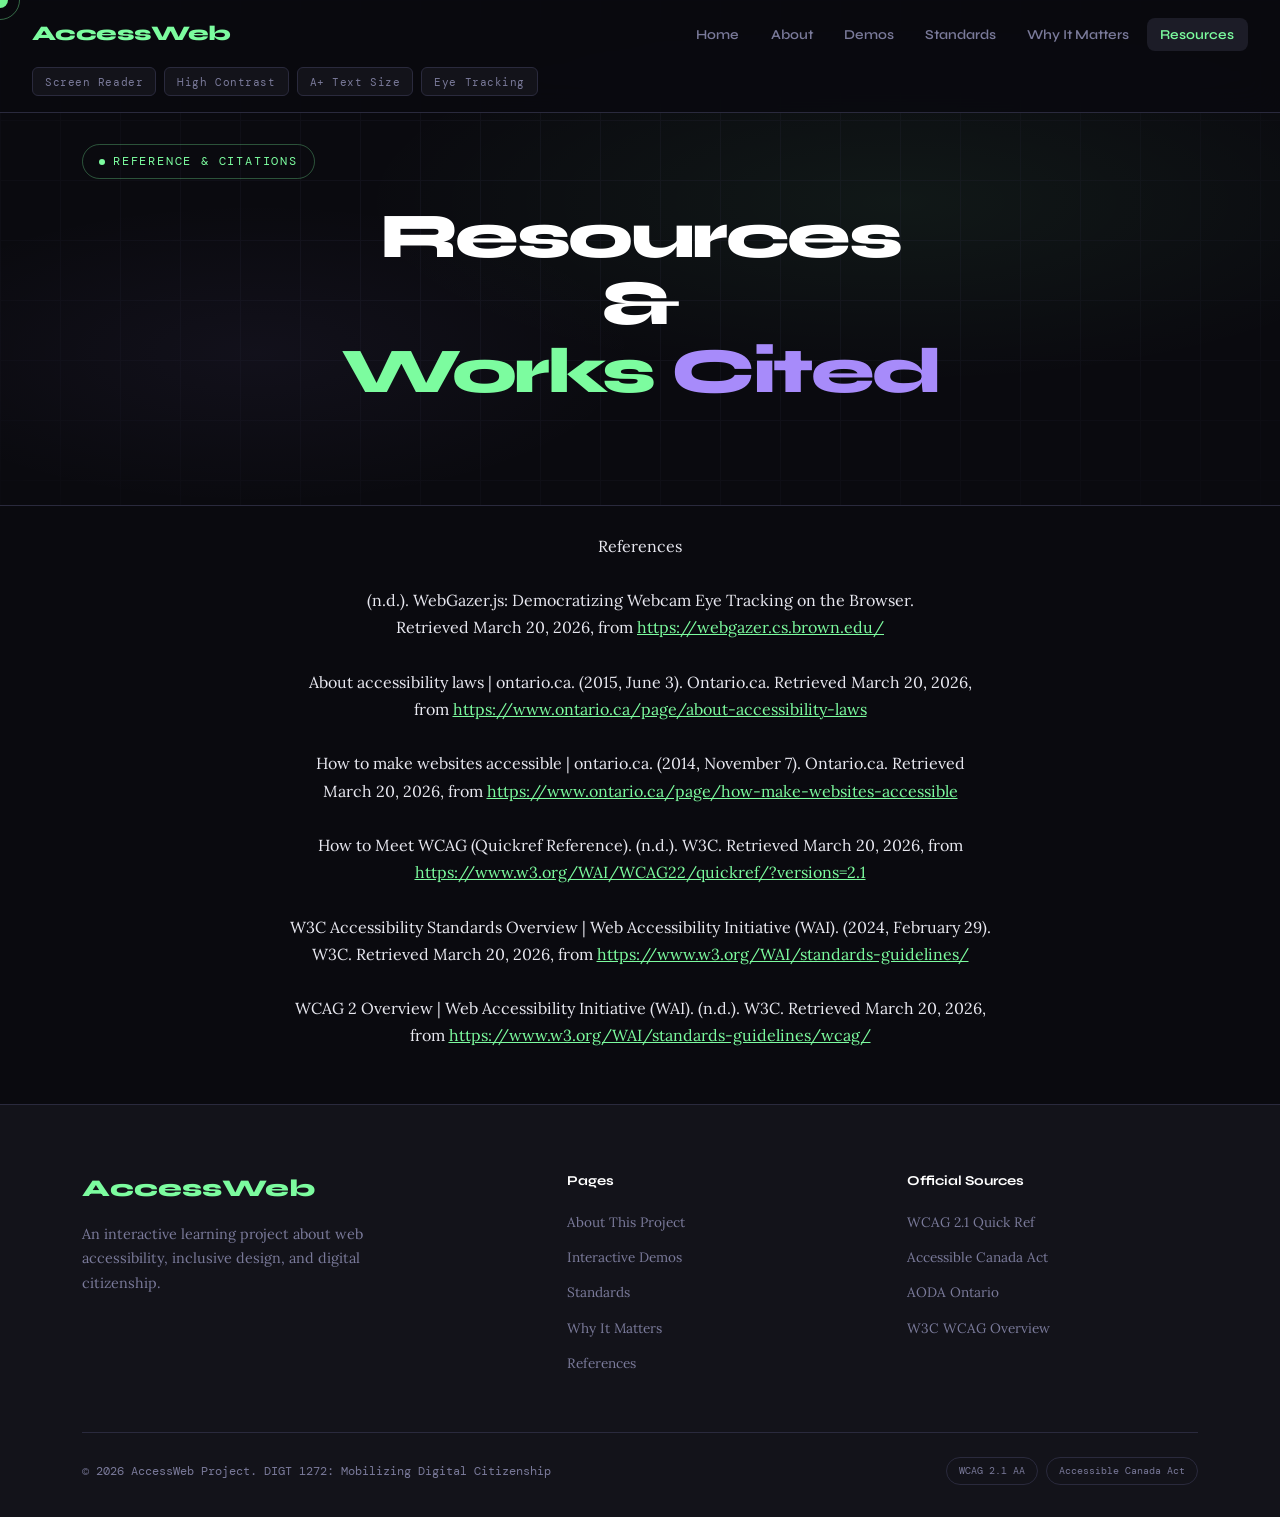
<file: resources.html>
<!DOCTYPE html>
<html lang="en">
<head>
  <meta charset="UTF-8" />
  <meta name="viewport" content="width=device-width, initial-scale=1.0" />
  <title>Resources - AccessWeb</title>
  <meta name="description" content="An interactive learning experience about web accessibility, WCAG standards, and inclusive design." />
  <link rel="preconnect" href="https://fonts.googleapis.com" />
  <link href="https://fonts.googleapis.com/css2?family=Syne:wght@400;600;700;800&family=DM+Mono:ital,wght@0,300;0,400;1,300&family=Lora:ital,wght@0,400;0,600;1,400&display=swap" rel="stylesheet" />
  <link rel="stylesheet" href="css/styles.css" />
  <link rel="icon" href="img/favicon.ico">
</head>
<body>

<a href="#main-content" class="skip-link">Skip to main content</a>
<div id="cursor" aria-hidden="true"></div>
<div id="cursor-trail" aria-hidden="true"></div>
<div id="gaze-cursor" aria-hidden="true"><div class="gaze-ring"></div></div>
<div id="sr-overlay" role="status" aria-live="polite">
  <div class="sr-label">Screen Reader Output</div>
  <div id="sr-text">Screen reader active.</div>
</div>

<nav role="navigation" aria-label="Main navigation">
  <a href="index.html" class="nav-logo">AccessWeb</a>
  
  <button class="hamburger" id="hamburger-btn"
    aria-label="Toggle navigation menu"
    aria-expanded="false"
    aria-controls="nav-links">
    <span></span>
    <span></span>
    <span></span>
  </button>

  <ul class="nav-links" id="nav-links" role="list">

    <li><a href="index.html">Home</a></li>
    <li><a href="about.html">About</a></li>
    <li><a href="demos.html">Demos</a></li>
    <li><a href="standards.html">Standards</a></li>
    <li><a href="why.html">Why It Matters</a></li>
    <li><a href="resources.html">Resources</a></li>
  </ul>
  <div class="nav-controls" role="group" aria-label="Accessibility controls">
    <button class="ctrl-btn" id="btn-sr"   aria-pressed="false">Screen Reader</button>
    <button class="ctrl-btn" id="btn-hc"   aria-pressed="false">High Contrast</button>
    <button class="ctrl-btn" id="btn-text" aria-pressed="false">A+ Text Size</button>
    <button class="ctrl-btn" id="btn-gaze" aria-pressed="false">Eye Tracking</button>
  </div>
</nav>

<!-- Mobile menu overlay -->
<div id="mobile-menu" aria-label="Mobile navigation" role="dialog" aria-modal="true">
  <p class="mobile-menu-label">Pages</p>
  <ul class="mobile-nav-links">
    <li><a href="index.html">Home</a></li>
    <li><a href="about.html">About</a></li>
    <li><a href="demos.html">Demos</a></li>
    <li><a href="standards.html">Standards</a></li>
    <li><a href="why.html">Why It Matters</a></li>
    <li><a href="resources.html">Resources</a></li>
  </ul>
  <p class="mobile-menu-label">Accessibility Features</p>
  <div class="mobile-controls">
    <button class="ctrl-btn" id="mob-btn-sr"   aria-pressed="false">Screen Reader</button>
    <button class="ctrl-btn" id="mob-btn-hc"   aria-pressed="false">High Contrast</button>
    <button class="ctrl-btn" id="mob-btn-text" aria-pressed="false">A+ Text Size</button>
    <button class="ctrl-btn" id="mob-btn-gaze" aria-pressed="false">Eye Tracking</button>
  </div>
</div>

<main id="main-content">

  <div class="page-hero" aria-labelledby="page-heading">
    <div class="page-hero-bg" aria-hidden="true"></div>
    <div class="page-hero-grid" aria-hidden="true"></div>
    <div class="container page-hero-content">
      <div class="page-tag">Reference &amp; Citations</div>
      <h1 id="page-heading" style="text-align: center;">Resources<br>&<br> <span class="accent">Works </span><span class="accent2">Cited</span></h1>
    </div>
  </div>

  <div>
    <br>
    <p style="text-align: center;">References</p>
    <br>
      <p style="text-align: center;">(n.d.). WebGazer.js: Democratizing Webcam Eye Tracking on the Browser.<br> Retrieved March 20, 2026, from <a href="https://webgazer.cs.brown.edu/" style="color: #7cfc9f;" target="_blank">https://webgazer.cs.brown.edu/</a></p>
       <br>
       <p style="text-align: center;">About accessibility laws | ontario.ca. (2015, June 3). Ontario.ca. Retrieved March 20, 2026,<br> from <a href="https://www.ontario.ca/page/about-accessibility-laws" style="color: #7cfc9f;" target="_blank">https://www.ontario.ca/page/about-accessibility-laws</a></p>
       <br>
       <p style="text-align: center;">How to make websites accessible | ontario.ca. (2014, November 7). Ontario.ca. Retrieved<br> March 20, 2026, from <a href = "https://www.ontario.ca/page/how-make-websites-accessible" style="color: #7cfc9f;" target="_blank">https://www.ontario.ca/page/how-make-websites-accessible</a></p>
       <br>
       <p style="text-align: center;">How to Meet WCAG (Quickref Reference). (n.d.). W3C. Retrieved March 20, 2026, from<br> <a href="https://www.w3.org/WAI/WCAG22/quickref/?versions=2.1" style="color: #7cfc9f;" target="_blank">https://www.w3.org/WAI/WCAG22/quickref/?versions=2.1</a></p>
       <br>
       <p style="text-align: center;">W3C Accessibility Standards Overview | Web Accessibility Initiative (WAI). (2024, February 29).<br> W3C. Retrieved March 20, 2026, from <a href="https://www.w3.org/WAI/standards-guidelines/" style="color: #7cfc9f;" target="_blank">https://www.w3.org/WAI/standards-guidelines/</a></p>
       <br>
       <p style="text-align: center;">WCAG 2 Overview | Web Accessibility Initiative (WAI). (n.d.). W3C. Retrieved March 20, 2026,<br> from <a href="https://www.w3.org/WAI/standards-guidelines/wcag/" style="color: #7cfc9f;" target="_blank">https://www.w3.org/WAI/standards-guidelines/wcag/</a></p>
       <br><br>
    </div>


  <footer role="contentinfo">
  <div class="container">
    <div class="footer-grid">
      <div class="footer-brand">
        <a href="index.html" class="logo">AccessWeb</a>
        <p>An interactive learning project about web accessibility, inclusive design, and digital citizenship.</p>
      </div>
      <div class="footer-col">
        <h4>Pages</h4>
        <ul>
          <li><a href="about.html">About This Project</a></li>
          <li><a href="demos.html">Interactive Demos</a></li>
          <li><a href="standards.html">Standards</a></li>
          <li><a href="why.html">Why It Matters</a></li>
          <li><a href="resources.html">References</a></li>
        </ul>
      </div>
      <div class="footer-col">
        <h4>Official Sources</h4>
        <ul>
          <li><a href="https://www.w3.org/WAI/WCAG21/quickref/" target="_blank" rel="noopener">WCAG 2.1 Quick Ref</a></li>
          <li><a href="https://laws-lois.justice.gc.ca/eng/acts/A-0.6/" target="_blank" rel="noopener">Accessible Canada Act</a></li>
          <li><a href="https://www.ontario.ca/page/accessibility-in-ontario" target="_blank" rel="noopener">AODA Ontario</a></li>
          <li><a href="https://www.w3.org/WAI/standards-guidelines/wcag/" target="_blank" rel="noopener">W3C WCAG Overview</a></li>
        </ul>
      </div>
    </div>
    <div class="footer-bottom">
      <p>© 2026 AccessWeb Project. DIGT 1272: Mobilizing Digital Citizenship</p>
      <div class="footer-badges"><span class="badge">WCAG 2.1 AA</span><span class="badge">Accessible Canada Act</span></div>
    </div>
  </div>
</footer>

<script src="js/main.js"></script>
<script src="js/gaze.js"></script>
</body>
</html>
</file>
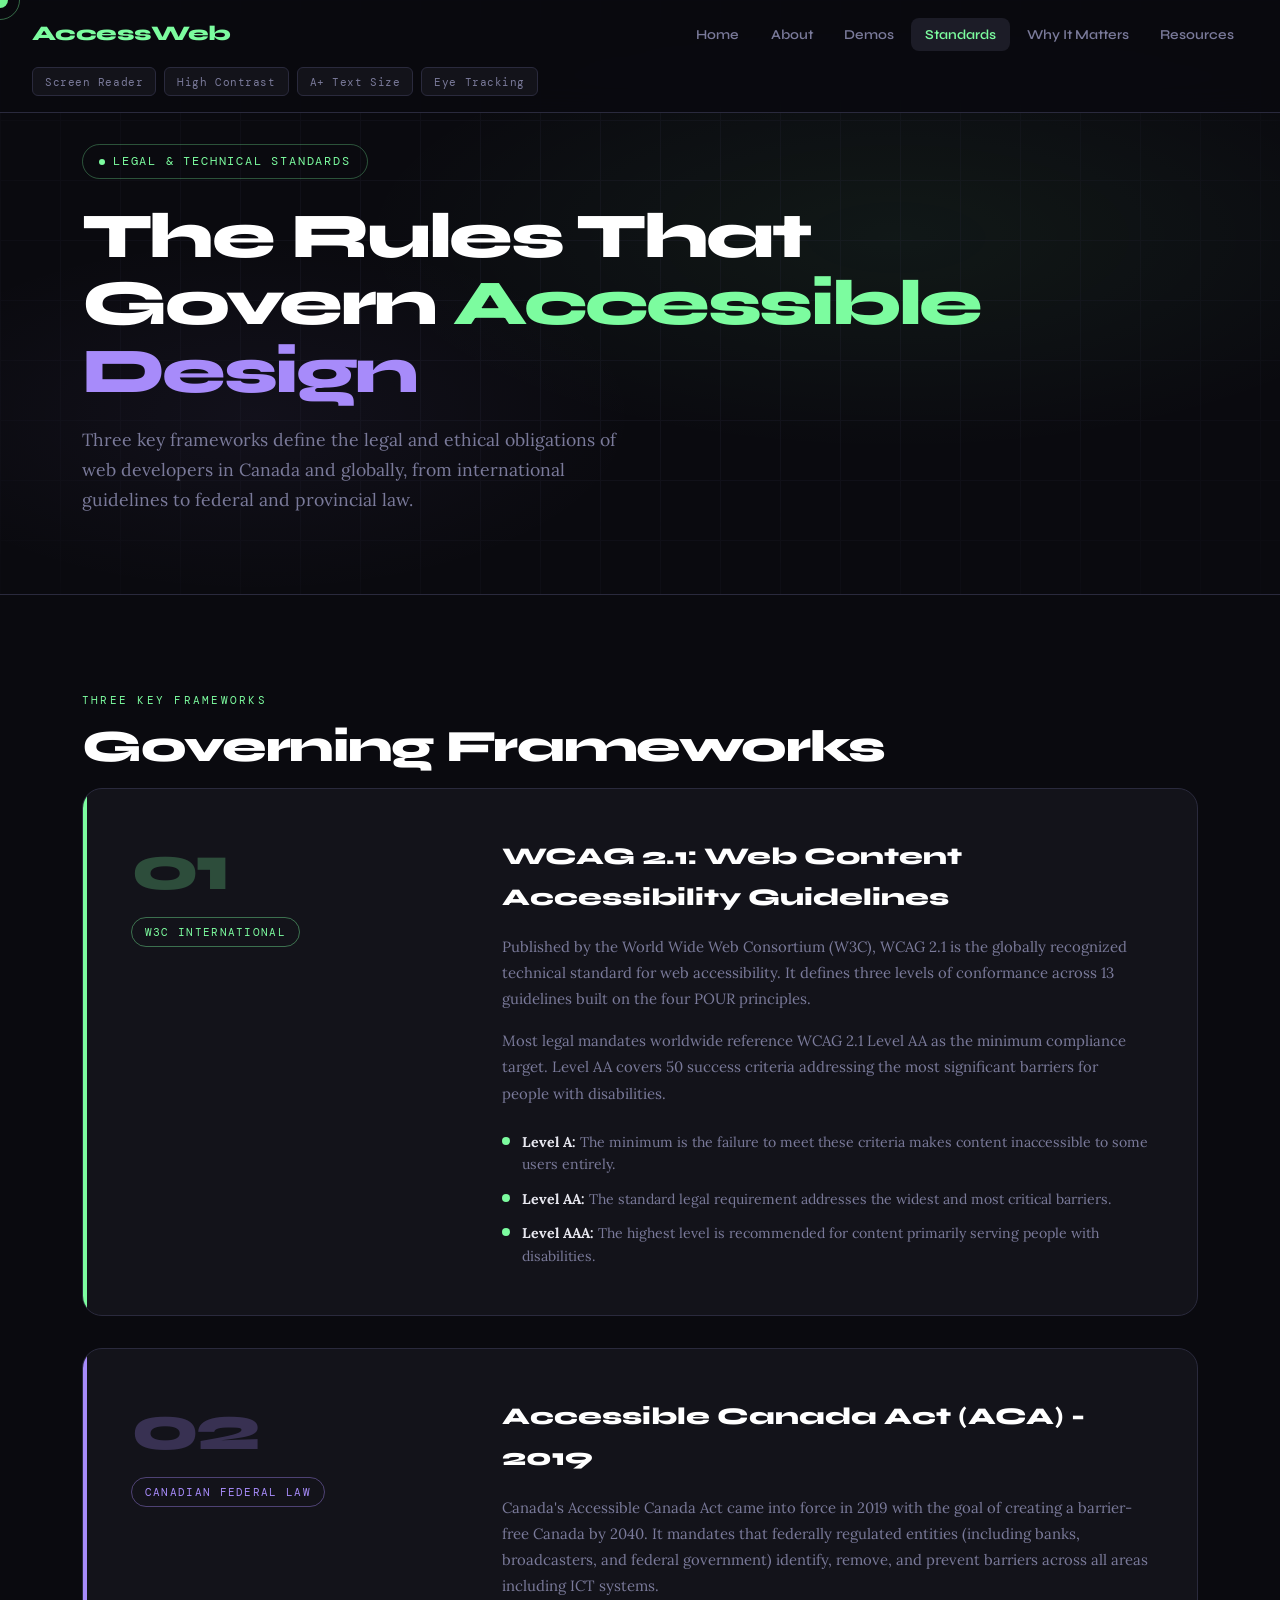
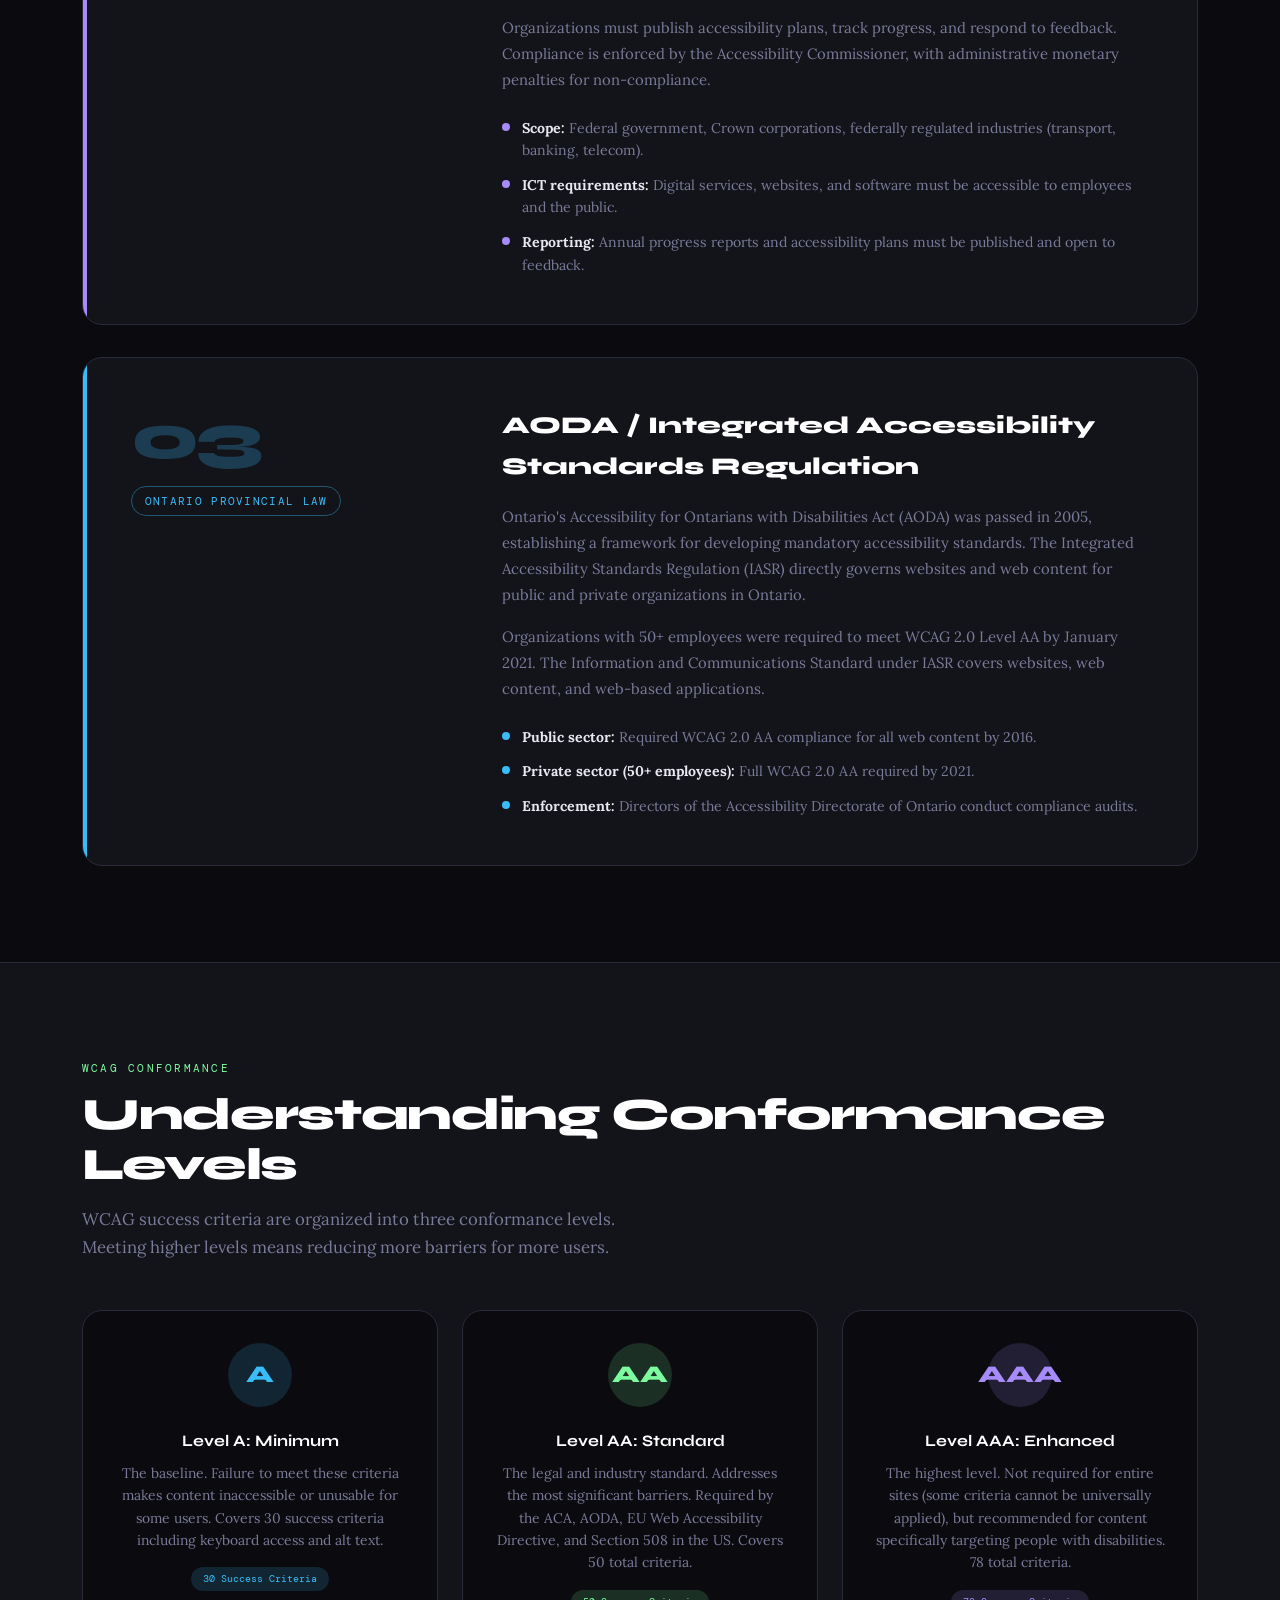
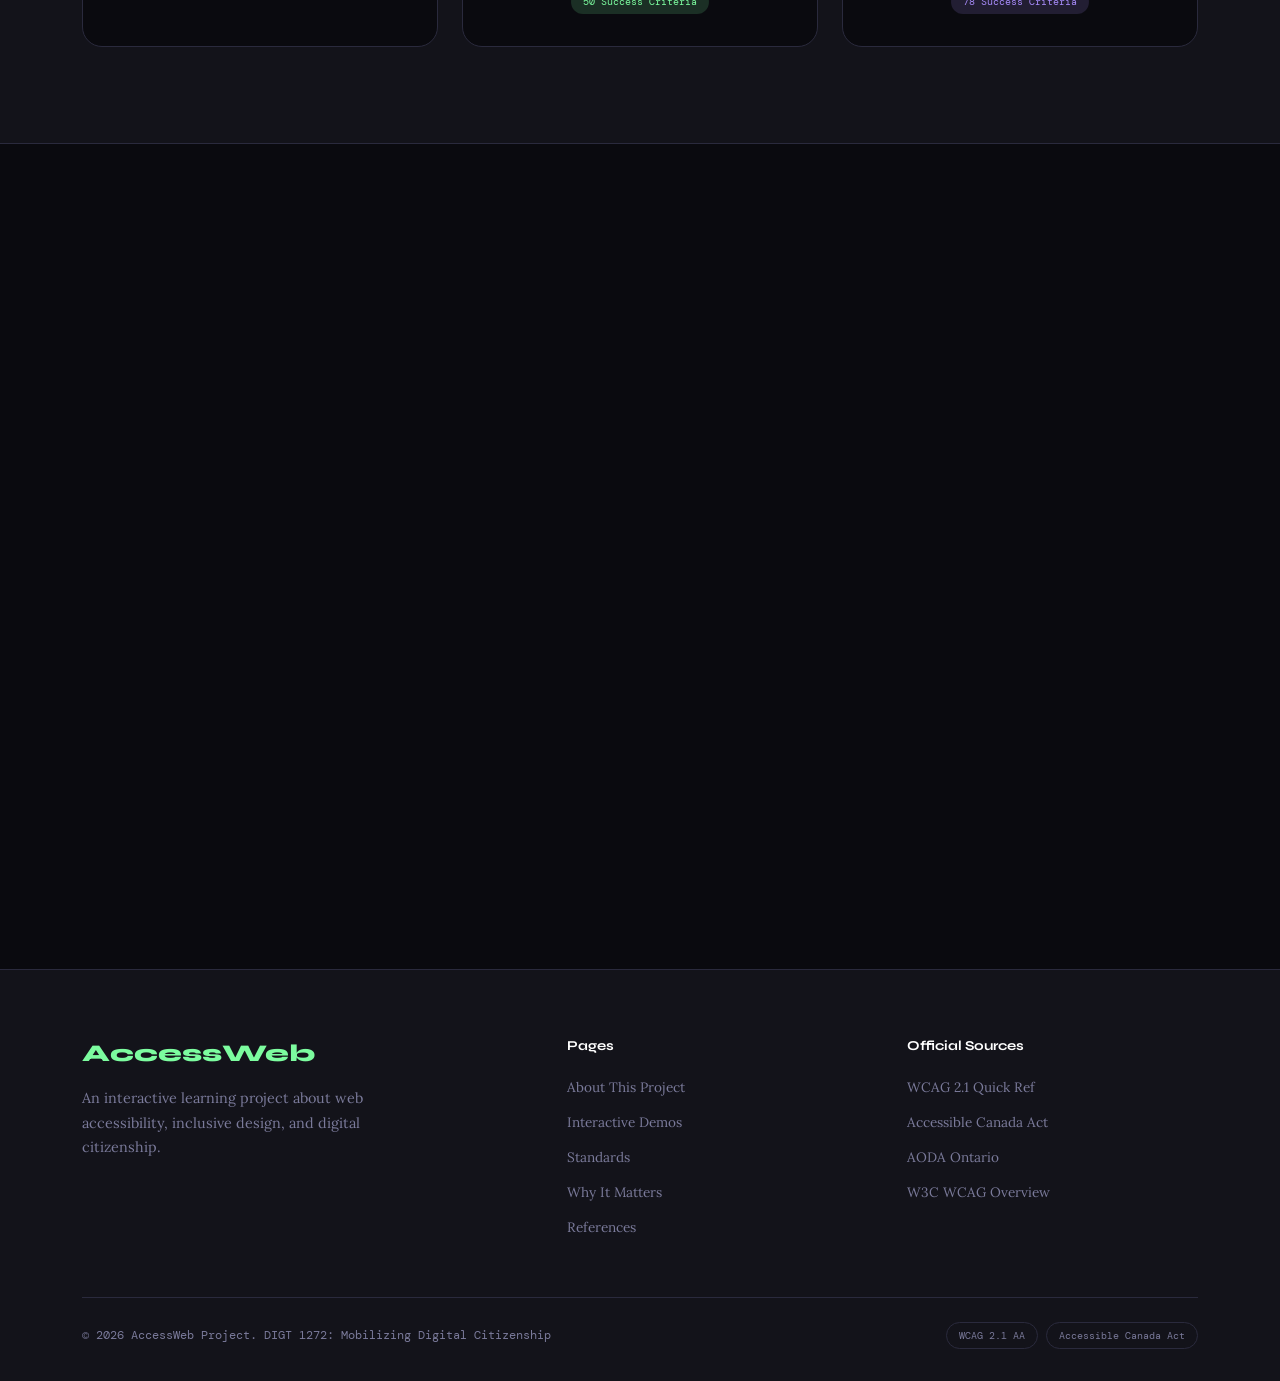
<file: standards.html>
<!DOCTYPE html>
<html lang="en">
<head>
  <meta charset="UTF-8" />
  <meta name="viewport" content="width=device-width, initial-scale=1.0" />
  <title>Standards - AccessWeb</title>
  <meta name="description" content="The legal and technical standards governing web accessibility: WCAG 2.1, the Accessible Canada Act, and AODA." />
  <link rel="preconnect" href="https://fonts.googleapis.com" />
  <link href="https://fonts.googleapis.com/css2?family=Syne:wght@400;600;700;800&family=DM+Mono:ital,wght@0,300;0,400;1,300&family=Lora:ital,wght@0,400;0,600;1,400&display=swap" rel="stylesheet" />
  <link rel="stylesheet" href="css/styles.css" />
  <link rel="icon" href="img/favicon.ico">
</head>
<body>

<a href="#main-content" class="skip-link">Skip to main content</a>
<div id="cursor" aria-hidden="true"></div>
<div id="cursor-trail" aria-hidden="true"></div>
<div id="gaze-cursor" aria-hidden="true"><div class="gaze-ring"></div></div>
<div id="sr-overlay" role="status" aria-live="polite">
  <div class="sr-label">Screen Reader Output</div>
  <div id="sr-text">Screen reader active.</div>
</div>

<nav role="navigation" aria-label="Main navigation">
  <a href="index.html" class="nav-logo">AccessWeb</a>
  
<button class="hamburger" id="hamburger-btn"
    aria-label="Toggle navigation menu"
    aria-expanded="false"
    aria-controls="nav-links">
    <span></span>
    <span></span>
    <span></span>
  </button>

  <ul class="nav-links" id="nav-links" role="list">

    <li><a href="index.html">Home</a></li>
    <li><a href="about.html">About</a></li>
    <li><a href="demos.html">Demos</a></li>
    <li><a href="standards.html">Standards</a></li>
    <li><a href="why.html">Why It Matters</a></li>
    <li><a href="resources.html">Resources</a></li>
  </ul>
  <div class="nav-controls" role="group" aria-label="Accessibility controls">
    <button class="ctrl-btn" id="btn-sr"   aria-pressed="false">Screen Reader</button>
    <button class="ctrl-btn" id="btn-hc"   aria-pressed="false">High Contrast</button>
    <button class="ctrl-btn" id="btn-text" aria-pressed="false">A+ Text Size</button>
    <button class="ctrl-btn" id="btn-gaze" aria-pressed="false">Eye Tracking</button>
  </div>
</nav>
<!-- Mobile menu overlay -->
<div id="mobile-menu" aria-label="Mobile navigation" role="dialog" aria-modal="true">
  <p class="mobile-menu-label">Pages</p>
  <ul class="mobile-nav-links">
    <li><a href="index.html">Home</a></li>
    <li><a href="about.html">About</a></li>
    <li><a href="demos.html">Demos</a></li>
    <li><a href="standards.html">Standards</a></li>
    <li><a href="why.html">Why It Matters</a></li>
    <li><a href="resources.html">Resources</a></li>
  </ul>
  <p class="mobile-menu-label">Accessibility Features</p>
  <div class="mobile-controls">
    <button class="ctrl-btn" id="mob-btn-sr"   aria-pressed="false">Screen Reader</button>
    <button class="ctrl-btn" id="mob-btn-hc"   aria-pressed="false">High Contrast</button>
    <button class="ctrl-btn" id="mob-btn-text" aria-pressed="false">A+ Text Size</button>
    <button class="ctrl-btn" id="mob-btn-gaze" aria-pressed="false">Eye Tracking</button>
  </div>
</div>
<main id="main-content">

  <div class="page-hero" aria-labelledby="page-heading">
    <div class="page-hero-bg" aria-hidden="true"></div>
    <div class="page-hero-grid" aria-hidden="true"></div>
    <div class="container page-hero-content">
      <div class="page-tag">Legal &amp; Technical Standards</div>
      <h1 id="page-heading">The Rules That<br>Govern <span class="accent">Accessible</span><br><span class="accent2">Design</span></h1>
      <p>Three key frameworks define the legal and ethical obligations of web developers in Canada and globally, from international guidelines to federal and provincial law.</p>
    </div>
  </div>

  <!-- STANDARDS CARDS -->
  <section id="standards-cards" aria-labelledby="standards-heading">
    <div class="container">
      <span class="section-tag">Three Key Frameworks</span>
      <h2 id="standards-heading" class="reveal">Governing Frameworks</h2>
      <div class="standards-stack">

        <article class="std-card reveal" tabindex="0" aria-label="WCAG 2.1 Web Content Accessibility Guidelines">
          <div class="std-left">
            <div class="std-num" aria-hidden="true">01</div>
            <div class="std-label">W3C International</div>
          </div>
          <div class="std-right">
            <h3>WCAG 2.1: Web Content Accessibility Guidelines</h3>
            <p>Published by the World Wide Web Consortium (W3C), WCAG 2.1 is the globally recognized technical standard for web accessibility. It defines three levels of conformance across 13 guidelines built on the four POUR principles.</p>
            <p>Most legal mandates worldwide reference WCAG 2.1 Level AA as the minimum compliance target. Level AA covers 50 success criteria addressing the most significant barriers for people with disabilities.</p>
            <div class="std-highlights">
              <div class="highlight-item">
                <div class="h-dot" aria-hidden="true"></div>
                <p><strong>Level A:</strong> The minimum is the failure to meet these criteria makes content inaccessible to some users entirely.</p>
              </div>
              <div class="highlight-item">
                <div class="h-dot" aria-hidden="true"></div>
                <p><strong>Level AA:</strong> The standard legal requirement addresses the widest and most critical barriers.</p>
              </div>
              <div class="highlight-item">
                <div class="h-dot" aria-hidden="true"></div>
                <p><strong>Level AAA:</strong> The highest level is recommended for content primarily serving people with disabilities.</p>
              </div>
            </div>
          </div>
        </article>

        <article class="std-card reveal" tabindex="0" aria-label="Accessible Canada Act">
          <div class="std-left">
            <div class="std-num" aria-hidden="true">02</div>
            <div class="std-label">Canadian Federal Law</div>
          </div>
          <div class="std-right">
            <h3>Accessible Canada Act (ACA) - 2019</h3>
            <p>Canada's Accessible Canada Act came into force in 2019 with the goal of creating a barrier-free Canada by 2040. It mandates that federally regulated entities (including banks, broadcasters, and federal government) identify, remove, and prevent barriers across all areas including ICT systems.</p>
            <p>Organizations must publish accessibility plans, track progress, and respond to feedback. Compliance is enforced by the Accessibility Commissioner, with administrative monetary penalties for non-compliance.</p>
            <div class="std-highlights">
              <div class="highlight-item">
                <div class="h-dot" aria-hidden="true"></div>
                <p><strong>Scope:</strong> Federal government, Crown corporations, federally regulated industries (transport, banking, telecom).</p>
              </div>
              <div class="highlight-item">
                <div class="h-dot" aria-hidden="true"></div>
                <p><strong>ICT requirements:</strong> Digital services, websites, and software must be accessible to employees and the public.</p>
              </div>
              <div class="highlight-item">
                <div class="h-dot" aria-hidden="true"></div>
                <p><strong>Reporting:</strong> Annual progress reports and accessibility plans must be published and open to feedback.</p>
              </div>
            </div>
          </div>
        </article>

        <article class="std-card reveal" tabindex="0" aria-label="AODA - Accessibility for Ontarians with Disabilities Act">
          <div class="std-left">
            <div class="std-num" aria-hidden="true">03</div>
            <div class="std-label">Ontario Provincial Law</div>
          </div>
          <div class="std-right">
            <h3>AODA / Integrated Accessibility Standards Regulation</h3>
            <p>Ontario's Accessibility for Ontarians with Disabilities Act (AODA) was passed in 2005, establishing a framework for developing mandatory accessibility standards. The Integrated Accessibility Standards Regulation (IASR) directly governs websites and web content for public and private organizations in Ontario.</p>
            <p>Organizations with 50+ employees were required to meet WCAG 2.0 Level AA by January 2021. The Information and Communications Standard under IASR covers websites, web content, and web-based applications.</p>
            <div class="std-highlights">
              <div class="highlight-item">
                <div class="h-dot" aria-hidden="true"></div>
                <p><strong>Public sector:</strong> Required WCAG 2.0 AA compliance for all web content by 2016.</p>
              </div>
              <div class="highlight-item">
                <div class="h-dot" aria-hidden="true"></div>
                <p><strong>Private sector (50+ employees):</strong> Full WCAG 2.0 AA required by 2021.</p>
              </div>
              <div class="highlight-item">
                <div class="h-dot" aria-hidden="true"></div>
                <p><strong>Enforcement:</strong> Directors of the Accessibility Directorate of Ontario conduct compliance audits.</p>
              </div>
            </div>
          </div>
        </article>

      </div>
    </div>
  </section>

  <!-- WCAG LEVELS -->
  <section id="wcag-levels" aria-labelledby="levels-heading">
    <div class="container">
      <span class="section-tag">WCAG Conformance</span>
      <h2 id="levels-heading" class="reveal">Understanding Conformance Levels</h2>
      <p class="section-intro reveal">WCAG success criteria are organized into three conformance levels. Meeting higher levels means reducing more barriers for more users.</p>
      <div class="levels-grid">
        <div class="level-card reveal" tabindex="0" role="article" aria-label="Level A - Minimum conformance">
          <div class="level-badge" aria-hidden="true">A</div>
          <div class="level-name">Level A: Minimum</div>
          <div class="level-desc">The baseline. Failure to meet these criteria makes content inaccessible or unusable for some users. Covers 30 success criteria including keyboard access and alt text.</div>
          <span class="level-tag">30 Success Criteria</span>
        </div>
        <div class="level-card reveal" tabindex="0" role="article" aria-label="Level AA - Standard conformance">
          <div class="level-badge" aria-hidden="true">AA</div>
          <div class="level-name">Level AA: Standard</div>
          <div class="level-desc">The legal and industry standard. Addresses the most significant barriers. Required by the ACA, AODA, EU Web Accessibility Directive, and Section 508 in the US. Covers 50 total criteria.</div>
          <span class="level-tag">50 Success Criteria</span>
        </div>
        <div class="level-card reveal" tabindex="0" role="article" aria-label="Level AAA - Enhanced conformance">
          <div class="level-badge" aria-hidden="true">AAA</div>
          <div class="level-name">Level AAA: Enhanced</div>
          <div class="level-desc">The highest level. Not required for entire sites (some criteria cannot be universally applied), but recommended for content specifically targeting people with disabilities. 78 total criteria.</div>
          <span class="level-tag">78 Success Criteria</span>
        </div>
      </div>
    </div>
  </section>

  <!-- DEVELOPER LIABILITY -->
  <section id="liability" aria-labelledby="liability-heading">
    <div class="container">
      <div class="liability-layout">
        <div class="liability-text reveal">
          <span class="section-tag">Developer Responsibility</span>
          <h2 id="liability-heading">How Liable Should Developers Be?</h2>
          <p>One of the central questions of this project: how much legal and ethical responsibility should developers bear for ensuring their digital services are accessible to people with disabilities?</p>
          <p>Legal frameworks like the ACA and AODA say organizations are liable, but most enforcement focuses on large institutions rather than individual developers. The ethical question runs deeper: when you build something inaccessible, who is responsible for the exclusion that follows?</p>
          <blockquote>
            <p>"Accessibility is not a feature — it is a social trend." The longer accessible design is treated as optional, the more people are excluded from digital civic life.</p>
          </blockquote>
        </div>
        <div class="reveal">
          <h3 style="margin-bottom:1.5rem;">Arguments in the Debate</h3>
          <div class="pros-cons">
            <div class="side-card">
              <h4>For Stronger Liability</h4>
              <ul class="side-list" aria-label="Arguments for stronger developer liability">
                <li>Exclusion causes real, measurable harm to users</li>
                <li>Legal accountability drives adoption of accessible practices</li>
                <li>Infrastructure analogy: buildings must be accessible, so must websites</li>
                <li>Standards like WCAG make compliance achievable and testable</li>
                <li>Retrofitting costs more than designing accessibly from the start</li>
              </ul>
            </div>
            <div class="side-card">
              <h4>Considerations &amp; Tensions</h4>
              <ul class="side-list" aria-label="Tensions and considerations in developer liability">
                <li>Small developers may lack resources without support or guidance</li>
                <li>Edge cases in accessibility can be genuinely complex to solve</li>
                <li>Liability without education risks punishing ignorance over intent</li>
                <li>Organizational vs. individual liability needs clear legal distinction</li>
                <li>Enforcement must be proportionate and context-sensitive</li>
              </ul>
            </div>
          </div>
        </div>
      </div>
    </div>
  </section>

</main>

<footer role="contentinfo">
  <div class="container">
    <div class="footer-grid">
      <div class="footer-brand">
        <a href="index.html" class="logo">AccessWeb</a>
        <p>An interactive learning project about web accessibility, inclusive design, and digital citizenship.</p>
      </div>
      <div class="footer-col">
        <h4>Pages</h4>
        <ul>
          <li><a href="about.html">About This Project</a></li>
          <li><a href="demos.html">Interactive Demos</a></li>
          <li><a href="standards.html">Standards</a></li>
          <li><a href="why.html">Why It Matters</a></li>
          <li><a href="resources.html">References</a></li>
        </ul>
      </div>
      <div class="footer-col">
        <h4>Official Sources</h4>
        <ul>
          <li><a href="https://www.w3.org/WAI/WCAG21/quickref/" target="_blank" rel="noopener">WCAG 2.1 Quick Ref</a></li>
          <li><a href="https://laws-lois.justice.gc.ca/eng/acts/A-0.6/" target="_blank" rel="noopener">Accessible Canada Act</a></li>
          <li><a href="https://www.ontario.ca/page/accessibility-in-ontario" target="_blank" rel="noopener">AODA Ontario</a></li>
          <li><a href="https://www.w3.org/WAI/standards-guidelines/wcag/" target="_blank" rel="noopener">W3C WCAG Overview</a></li>
        </ul>
      </div>
    </div>
    <div class="footer-bottom">
      <p>© 2026 AccessWeb Project. DIGT 1272: Mobilizing Digital Citizenship</p>
      <div class="footer-badges"><span class="badge">WCAG 2.1 AA</span><span class="badge">Accessible Canada Act</span></div>
    </div>
  </div>
</footer>

<script src="js/main.js"></script>
<script src="js/gaze.js"></script>
</body>
</html>
</file>
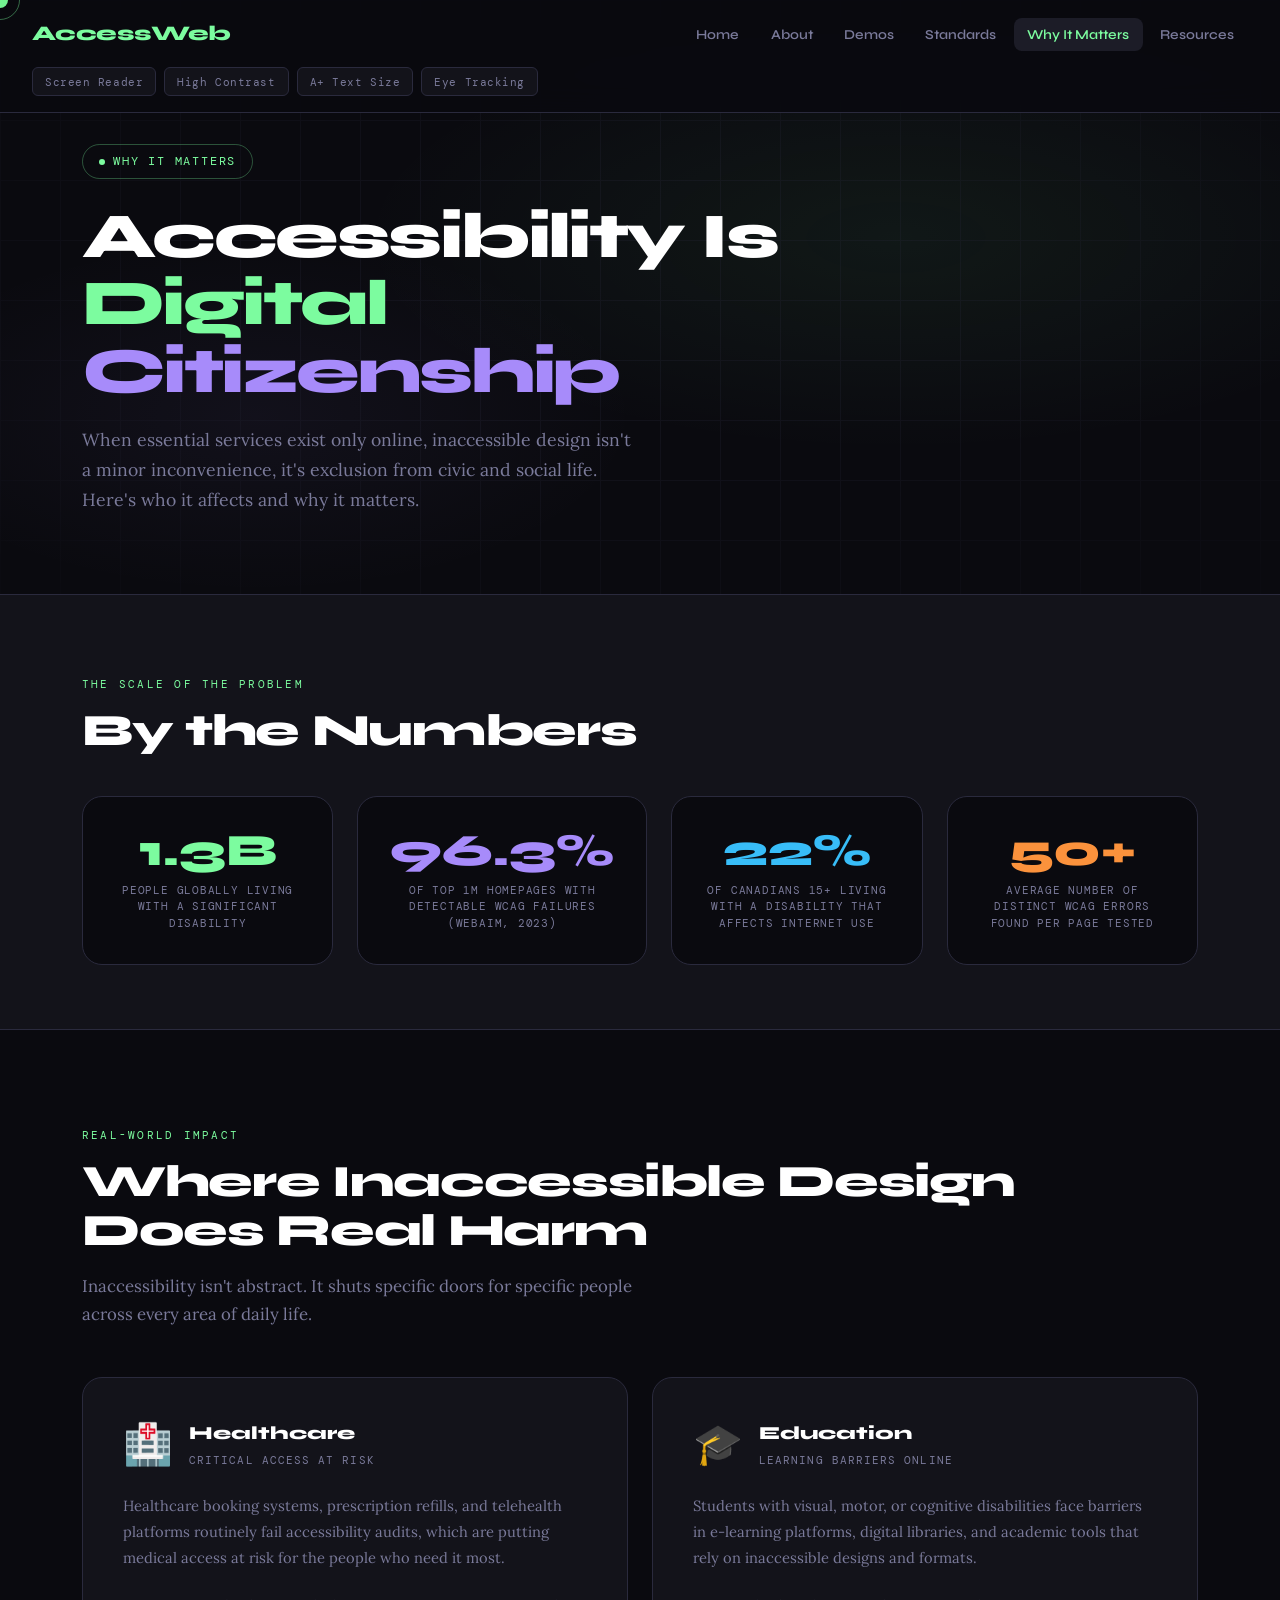
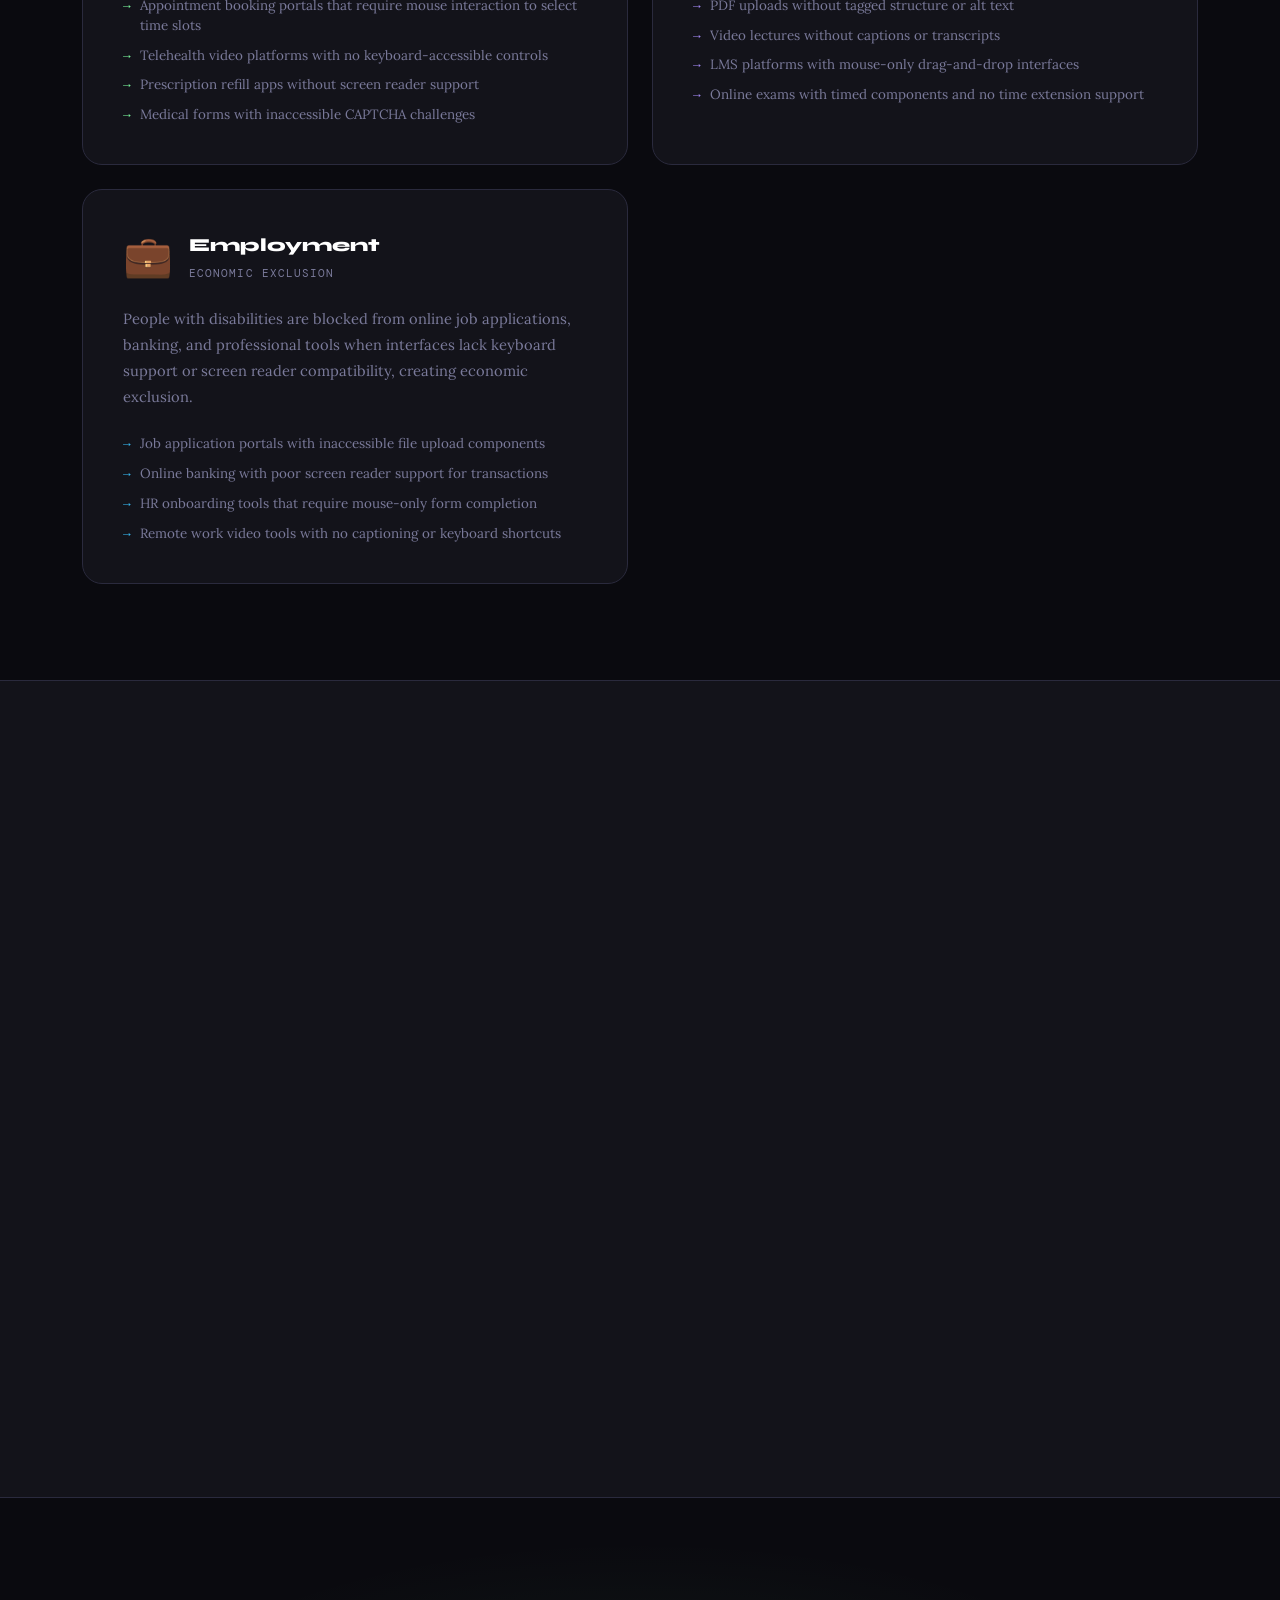
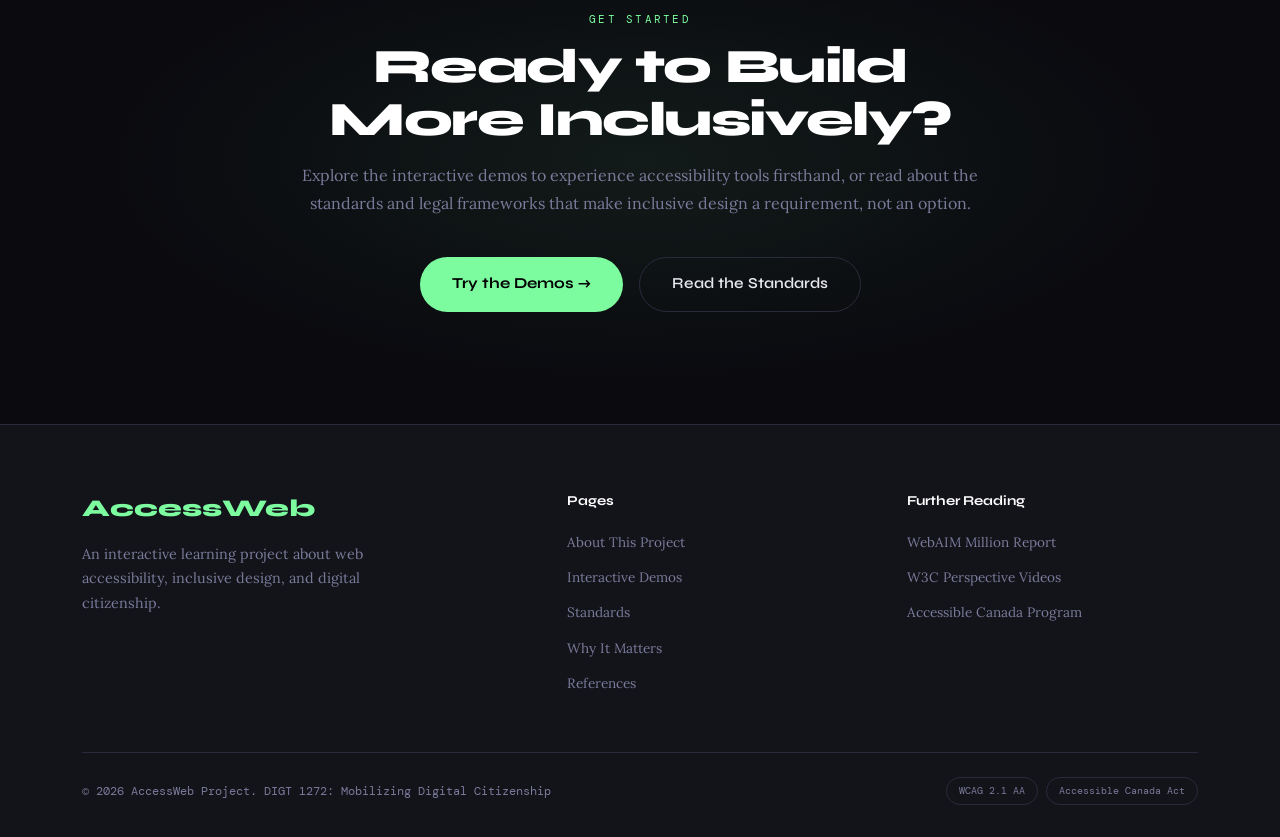
<file: why.html>
<!DOCTYPE html>
<html lang="en">
<head>
  <meta charset="UTF-8" />
  <meta name="viewport" content="width=device-width, initial-scale=1.0" />
  <title>Why It Matters - AccessWeb</title>
  <meta name="description" content="Why web accessibility is a digital citizenship issue, such as healthcare, education, civic participation, and digital equality." />
  <link rel="preconnect" href="https://fonts.googleapis.com" />
  <link href="https://fonts.googleapis.com/css2?family=Syne:wght@400;600;700;800&family=DM+Mono:ital,wght@0,300;0,400;1,300&family=Lora:ital,wght@0,400;0,600;1,400&display=swap" rel="stylesheet" />
  <link rel="stylesheet" href="css/styles.css" />
  <link rel="icon" href="img/favicon.ico">
</head>
<body>

<a href="#main-content" class="skip-link">Skip to main content</a>
<div id="cursor" aria-hidden="true"></div>
<div id="cursor-trail" aria-hidden="true"></div>
<div id="gaze-cursor" aria-hidden="true"><div class="gaze-ring"></div></div>
<div id="sr-overlay" role="status" aria-live="polite">
  <div class="sr-label">Screen Reader Output</div>
  <div id="sr-text">Screen reader active.</div>
</div>

<nav role="navigation" aria-label="Main navigation">
  <a href="index.html" class="nav-logo">AccessWeb</a>
  
<button class="hamburger" id="hamburger-btn"
    aria-label="Toggle navigation menu"
    aria-expanded="false"
    aria-controls="nav-links">
    <span></span>
    <span></span>
    <span></span>
  </button>

  <ul class="nav-links" id="nav-links" role="list">

    <li><a href="index.html">Home</a></li>
    <li><a href="about.html">About</a></li>
    <li><a href="demos.html">Demos</a></li>
    <li><a href="standards.html">Standards</a></li>
    <li><a href="why.html">Why It Matters</a></li>
    <li><a href="resources.html">Resources</a></li>
  </ul>
  <div class="nav-controls" role="group" aria-label="Accessibility controls">
    <button class="ctrl-btn" id="btn-sr"   aria-pressed="false">Screen Reader</button>
    <button class="ctrl-btn" id="btn-hc"   aria-pressed="false">High Contrast</button>
    <button class="ctrl-btn" id="btn-text" aria-pressed="false">A+ Text Size</button>
    <button class="ctrl-btn" id="btn-gaze" aria-pressed="false">Eye Tracking</button>
  </div>
</nav>
<!-- Mobile menu overlay -->
<div id="mobile-menu" aria-label="Mobile navigation" role="dialog" aria-modal="true">
  <p class="mobile-menu-label">Pages</p>
  <ul class="mobile-nav-links">
    <li><a href="index.html">Home</a></li>
    <li><a href="about.html">About</a></li>
    <li><a href="demos.html">Demos</a></li>
    <li><a href="standards.html">Standards</a></li>
    <li><a href="why.html">Why It Matters</a></li>
    <li><a href="resources.html">Resources</a></li>
  </ul>
  <p class="mobile-menu-label">Accessibility Features</p>
  <div class="mobile-controls">
    <button class="ctrl-btn" id="mob-btn-sr"   aria-pressed="false">Screen Reader</button>
    <button class="ctrl-btn" id="mob-btn-hc"   aria-pressed="false">High Contrast</button>
    <button class="ctrl-btn" id="mob-btn-text" aria-pressed="false">A+ Text Size</button>
    <button class="ctrl-btn" id="mob-btn-gaze" aria-pressed="false">Eye Tracking</button>
  </div>
</div>
<main id="main-content">

  <div class="page-hero" aria-labelledby="page-heading">
    <div class="page-hero-bg" aria-hidden="true"></div>
    <div class="page-hero-grid" aria-hidden="true"></div>
    <div class="container page-hero-content">
      <div class="page-tag">Why It Matters</div>
      <h1 id="page-heading">Accessibility Is<br><span class="accent">Digital</span><br><span class="accent2">Citizenship</span></h1>
      <p>When essential services exist only online, inaccessible design isn't a minor inconvenience, it's exclusion from civic and social life. Here's who it affects and why it matters.</p>
    </div>
  </div>

  <!-- STATS -->
  <section id="stats" aria-labelledby="stats-heading">
    <div class="container">
      <span class="section-tag">The Scale of the Problem</span>
      <h2 id="stats-heading" class="reveal" style="margin-bottom:2.5rem;">By the Numbers</h2>
      <div class="stats-row">
        <div class="stat-card reveal" tabindex="0">
          <div class="stat-big">1.3B</div>
          <div class="stat-label">People globally living with a significant disability</div>
        </div>
        <div class="stat-card reveal" tabindex="0">
          <div class="stat-big">96.3%</div>
          <div class="stat-label">Of top 1M homepages with detectable WCAG failures (WebAIM, 2023)</div>
        </div>
        <div class="stat-card reveal" tabindex="0">
          <div class="stat-big">22%</div>
          <div class="stat-label">Of Canadians 15+ living with a disability that affects internet use</div>
        </div>
        <div class="stat-card reveal" tabindex="0">
          <div class="stat-big">50+</div>
          <div class="stat-label">Average number of distinct WCAG errors found per page tested</div>
        </div>
      </div>
    </div>
  </section>

  <!-- IMPACT AREAS -->
  <section id="impact" aria-labelledby="impact-heading">
    <div class="container">
      <span class="section-tag">Real-World Impact</span>
      <h2 id="impact-heading" class="reveal">Where Inaccessible Design Does Real Harm</h2>
      <p class="section-intro reveal">Inaccessibility isn't abstract. It shuts specific doors for specific people across every area of daily life.</p>
      <div class="impact-grid">

        <article class="impact-card reveal" tabindex="0" aria-label="Healthcare impact">
          <div class="impact-header">
            <div class="impact-emoji" aria-hidden="true">🏥</div>
            <div>
              <div class="impact-title">Healthcare</div>
              <div class="impact-sub">Critical access at risk</div>
            </div>
          </div>
          <p class="impact-body">Healthcare booking systems, prescription refills, and telehealth platforms routinely fail accessibility audits, which are putting medical access at risk for the people who need it most.</p>
          <div class="impact-examples" aria-label="Healthcare accessibility examples">
            <div class="impact-example">Appointment booking portals that require mouse interaction to select time slots</div>
            <div class="impact-example">Telehealth video platforms with no keyboard-accessible controls</div>
            <div class="impact-example">Prescription refill apps without screen reader support</div>
            <div class="impact-example">Medical forms with inaccessible CAPTCHA challenges</div>
          </div>
        </article>

        <article class="impact-card reveal" tabindex="0" aria-label="Education impact">
          <div class="impact-header">
            <div class="impact-emoji" aria-hidden="true">🎓</div>
            <div>
              <div class="impact-title">Education</div>
              <div class="impact-sub">Learning barriers online</div>
            </div>
          </div>
          <p class="impact-body">Students with visual, motor, or cognitive disabilities face barriers in e-learning platforms, digital libraries, and academic tools that rely on inaccessible designs and formats.</p>
          <div class="impact-examples" aria-label="Education accessibility examples">
            <div class="impact-example">PDF uploads without tagged structure or alt text</div>
            <div class="impact-example">Video lectures without captions or transcripts</div>
            <div class="impact-example">LMS platforms with mouse-only drag-and-drop interfaces</div>
            <div class="impact-example">Online exams with timed components and no time extension support</div>
          </div>
        </article>

        <article class="impact-card reveal" tabindex="0" aria-label="Employment impact">
          <div class="impact-header">
            <div class="impact-emoji" aria-hidden="true">💼</div>
            <div>
              <div class="impact-title">Employment</div>
              <div class="impact-sub">Economic exclusion</div>
            </div>
          </div>
          <p class="impact-body">People with disabilities are blocked from online job applications, banking, and professional tools when interfaces lack keyboard support or screen reader compatibility, creating economic exclusion.</p>
          <div class="impact-examples" aria-label="Employment accessibility examples">
            <div class="impact-example">Job application portals with inaccessible file upload components</div>
            <div class="impact-example">Online banking with poor screen reader support for transactions</div>
            <div class="impact-example">HR onboarding tools that require mouse-only form completion</div>
            <div class="impact-example">Remote work video tools with no captioning or keyboard shortcuts</div>
          </div>
        </article>

        <article class="impact-card reveal" tabindex="0" aria-label="Civic participation impact">
          <div class="impact-header">
            <div class="impact-emoji" aria-hidden="true">🗳️</div>
            <div>
              <div class="impact-title">Civic Participation</div>
              <div class="impact-sub">Democratic access</div>
            </div>
          </div>
          <p class="impact-body">Voting information, government consultations, benefit applications, and civic engagement tools remain out of reach for millions due to avoidable design decisions that undermine democratic participation.</p>
          <div class="impact-examples" aria-label="Civic participation accessibility examples">
            <div class="impact-example">Government benefit applications that fail keyboard navigation</div>
            <div class="impact-example">Public consultation forms with inaccessible date pickers</div>
            <div class="impact-example">Emergency service websites without high contrast modes</div>
            <div class="impact-example">Voting registration portals with image-only CAPTCHA</div>
          </div>
        </article>

      </div>
    </div>
  </section>

  <!-- UNIVERSAL DESIGN -->
  <section id="universal" aria-labelledby="universal-heading">
    <div class="container">
      <div class="universal-layout">
        <div class="universal-text reveal">
          <span class="section-tag">The Universal Design Argument</span>
          <h2 id="universal-heading">Accessibility Helps <em>Everyone</em></h2>
          <p>One of the most important (and underappreciated) truths about accessible design: it benefits far more people than those with permanent disabilities.</p>
          <p>The curb-cut effect demonstrates this perfectly. Curb cuts were introduced for wheelchair users, but benefit people pushing strollers, cyclists, delivery workers, and anyone with a temporary injury.</p>
          <p>The same principle applies to digital design: features built for accessibility create a better experience for everyone, in all circumstances.</p>
          <blockquote>
            <p>"The power of the Web is in its universality. Access by everyone regardless of disability is an essential aspect."</p>
            <cite>— Tim Berners-Lee, inventor of the World Wide Web</cite>
          </blockquote>
        </div>
        <div class="reveal">
          <h3 style="margin-bottom:1.5rem;">Who Benefits from Accessible Design</h3>
          <div class="benefits-grid" role="list" aria-label="Groups that benefit from accessible design">
            <div class="benefit-item" role="listitem">
              <div class="benefit-title">Bright Sunlight</div>
              <div class="benefit-desc">High contrast mode helps anyone using a phone outdoors in glare</div>
            </div>
            <div class="benefit-item" role="listitem">
              <div class="benefit-title">Temporary Injury</div>
              <div class="benefit-desc">A broken arm makes keyboard navigation essential for anyone</div>
            </div>
            <div class="benefit-item" role="listitem">
              <div class="benefit-title">Noisy Environment</div>
              <div class="benefit-desc">Video captions help anyone watching without audio in public</div>
            </div>
            <div class="benefit-item" role="listitem">
              <div class="benefit-title">Power Users</div>
              <div class="benefit-desc">Keyboard shortcuts built for accessibility speed up workflows for everyone</div>
            </div>
            <div class="benefit-item" role="listitem">
              <div class="benefit-title">Ageing Population</div>
              <div class="benefit-desc">Large text and clear contrast support users whose vision changes over time</div>
            </div>
            <div class="benefit-item" role="listitem">
              <div class="benefit-title">Second Language</div>
              <div class="benefit-desc">Plain language and clear structure helps non-native speakers understand content</div>
            </div>
          </div>
        </div>
      </div>
    </div>
  </section>

  <!-- CTA -->
  <section id="cta" aria-labelledby="cta-heading">
    <div class="container">
      <div class="cta-inner reveal">
        <span class="section-tag" style="justify-content:center;display:flex;">Get Started</span>
        <h2 id="cta-heading">Ready to Build More Inclusively?</h2>
        <p>Explore the interactive demos to experience accessibility tools firsthand, or read about the standards and legal frameworks that make inclusive design a requirement, not an option.</p>
        <div class="cta-actions">
          <a href="demos.html" class="btn-primary">Try the Demos →</a>
          <a href="standards.html" class="btn-secondary">Read the Standards</a>
        </div>
      </div>
    </div>
  </section>

</main>

<footer role="contentinfo">
  <div class="container">
    <div class="footer-grid">
      <div class="footer-brand">
        <a href="index.html" class="logo">AccessWeb</a>
        <p>An interactive learning project about web accessibility, inclusive design, and digital citizenship.</p>
      </div>
      <div class="footer-col">
        <h4>Pages</h4>
        <ul>
          <li><a href="about.html">About This Project</a></li>
          <li><a href="demos.html">Interactive Demos</a></li>
          <li><a href="standards.html">Standards</a></li>
          <li><a href="why.html">Why It Matters</a></li>
          <li><a href="resources.html">References</a></li>
        </ul>
      </div>
      <div class="footer-col">
        <h4>Further Reading</h4>
        <ul>
          <li><a href="https://webaim.org/projects/million/" target="_blank" rel="noopener">WebAIM Million Report</a></li>
          <li><a href="https://www.w3.org/WAI/perspective-videos/" target="_blank" rel="noopener">W3C Perspective Videos</a></li>
          <li><a href="https://www.canada.ca/en/employment-social-development/programs/accessible-canada.html" target="_blank" rel="noopener">Accessible Canada Program</a></li>
        </ul>
      </div>
    </div>
    <div class="footer-bottom">
      <p>© 2026 AccessWeb Project. DIGT 1272: Mobilizing Digital Citizenship</p>
      <div class="footer-badges"><span class="badge">WCAG 2.1 AA</span><span class="badge">Accessible Canada Act</span></div>
    </div>
  </div>
</footer>

<script src="js/main.js"></script>
<script src="js/gaze.js"></script>
</body>
</html>
</file>
<file: css/styles.css>
/* ===== DESIGN TOKENS ===== */
:root {
  --bg: #0a0a0f;
  --surface: #13131a;
  --surface2: #1c1c27;
  --border: #2a2a3d;
  --text: #e8e8f0;
  --muted: #7a7a9a;
  --accent: #7cfc9f;
  --accent2: #a78bfa;
  --accent3: #38bdf8;
  --warn: #fb923c;
  --danger: #f87171;
  --white: #ffffff;
  --font-display: 'Syne', sans-serif;
  --font-body: 'Lora', serif;
  --font-mono: 'DM Mono', monospace;
  --radius: 12px;
  --radius-lg: 20px;
  --transition: 0.25s cubic-bezier(0.4, 0, 0.2, 1);
}

/* ===== HIGH CONTRAST ===== */
body.high-contrast {
  --bg: #000; --surface: #111; --surface2: #1a1a1a;
  --border: #fff; --text: #fff; --muted: #ccc;
  --accent: #ffff00; --accent2: #00ffff; --accent3: #ff69b4;
  --warn: #ff8c00; --danger: #ff4444;
}
body.high-contrast * { outline-color: #ffff00 !important; }
body.high-contrast a, body.high-contrast button { text-decoration: underline; }

/* ===== RESET ===== */
*, *::before, *::after { box-sizing: border-box; margin: 0; padding: 0; }
html { scroll-behavior: smooth; font-size: 16px; }
body {
  background: var(--bg); color: var(--text);
  font-family: var(--font-body); line-height: 1.7;
  min-height: 100vh; overflow-x: hidden; cursor: none;
}
/* Large text: bump root so ALL rem based sizes scale proportionally */
html.large-text { font-size: 20px; }
html.large-text h1, html.large-text .page-hero h1 { font-size: clamp(3rem, 6vw, 5.5rem); }
html.large-text h2 { font-size: clamp(2.1rem, 4vw, 3.4rem); }
html.large-text h3 { font-size: 1.35rem; }

/* ===== SKIP LINK ===== */
.skip-link {
  position: absolute; top: -100px; left: 1rem;
  background: var(--accent); color: #000;
  padding: 0.75rem 1.5rem; border-radius: var(--radius);
  font-family: var(--font-display); font-weight: 700;
  z-index: 9999; transition: top var(--transition); text-decoration: none;
}
.skip-link:focus { top: 1rem; }

/* ===== CURSORS ===== */
#cursor {
  position: fixed; width: 16px; height: 16px;
  background: var(--accent); border-radius: 50%;
  pointer-events: none; z-index: 9999;
  transform: translate(-50%, -50%);
  transition: width 0.2s, height 0.2s, opacity 0.2s;
  mix-blend-mode: difference;
}
#cursor.hovering { width: 40px; height: 40px; }
#cursor-trail {
  position: fixed; width: 40px; height: 40px;
  border: 1.5px solid var(--accent); border-radius: 50%;
  pointer-events: none; z-index: 9998;
  transform: translate(-50%, -50%);
  transition: left 0.12s ease, top 0.12s ease; opacity: 0.4;
}
#gaze-cursor {
  display: none; position: fixed; width: 60px; height: 60px;
  border: 3px solid var(--accent3); border-radius: 50%;
  pointer-events: none; z-index: 9997;
  transform: translate(-50%, -50%);
  transition: left 0.08s linear, top 0.08s linear;
}
#gaze-cursor::before {
  content: ''; position: absolute; inset: 6px;
  background: var(--accent3); border-radius: 50%; opacity: 0.3;
}
#gaze-cursor .gaze-ring {
  position: absolute; inset: -8px;
  border: 2px solid var(--accent3); border-radius: 50%; opacity: 0;
}
#gaze-cursor.dwelling .gaze-ring { opacity: 1; animation: gaze-dwell 1.5s linear forwards; }
@keyframes gaze-dwell { from { transform: scale(1); opacity: 0.8; } to { transform: scale(0.4); opacity: 0; } }

/* ===== SR OVERLAY ===== */
#sr-overlay {
  display: none; position: fixed;
  bottom: 1.5rem; left: 50%; transform: translateX(-50%);
  background: var(--surface); border: 2px solid var(--accent2);
  border-radius: var(--radius-lg); padding: 1rem 2rem;
  min-width: 340px; max-width: 90vw; z-index: 8000;
  box-shadow: 0 0 40px rgba(167,139,250,0.25);
}
#sr-overlay.active { display: block; }
#sr-overlay .sr-label {
  font-family: var(--font-mono); font-size: 0.7rem;
  color: var(--accent2); letter-spacing: 0.15em;
  text-transform: uppercase; margin-bottom: 0.5rem;
}
#sr-text { font-family: var(--font-mono); font-size: 0.95rem; color: var(--white); min-height: 2em; }

/* ===== LAYOUT ===== */
.container { max-width: 1180px; margin: 0 auto; padding: 0 2rem; }
section { padding: 6rem 0; }
:focus-visible { outline: 3px solid var(--accent); outline-offset: 4px; border-radius: 4px; }

/* ===== NAV ===== */
nav {
  position: fixed; top: 0; left: 0; right: 0; z-index: 1000;
  padding: 1rem 2rem; display: flex; align-items: center;
  justify-content: space-between; gap: 1rem;
  background: rgba(10,10,15,0.88); backdrop-filter: blur(16px);
  border-bottom: 1px solid var(--border); flex-wrap: wrap;
}
.nav-logo {
  font-family: var(--font-display); font-weight: 800;
  font-size: 1.3rem; color: var(--accent); text-decoration: none; letter-spacing: -0.03em;
}
.nav-links { display: flex; gap: 0.25rem; list-style: none; align-items: center; }
.nav-links a {
  font-family: var(--font-display); font-size: 0.85rem; font-weight: 600;
  color: var(--muted); text-decoration: none; padding: 0.5rem 0.85rem;
  border-radius: 8px; transition: color var(--transition), background var(--transition);
}
.nav-links a:hover, .nav-links a:focus { color: var(--text); background: var(--surface2); }
.nav-links a.active { color: var(--accent); background: var(--surface2); }
.nav-controls { display: flex; gap: 0.5rem; align-items: center; flex-wrap: wrap; }
.ctrl-btn {
  font-family: var(--font-mono); font-size: 0.7rem;
  padding: 0.4rem 0.75rem; border-radius: 6px;
  border: 1.5px solid var(--border); background: var(--surface);
  color: var(--muted); cursor: pointer; transition: all var(--transition); letter-spacing: 0.05em;
}
.ctrl-btn:hover, .ctrl-btn:focus { border-color: var(--accent); color: var(--accent); }
.ctrl-btn.active { background: var(--accent); color: #000; border-color: var(--accent); font-weight: 600; }

/* ===== PAGE HERO ===== */
.page-hero {
  padding: 9rem 0 5rem; position: relative; overflow: hidden;
  border-bottom: 1px solid var(--border);
}
.page-hero-bg {
  position: absolute; inset: 0;
  background:
    radial-gradient(ellipse 70% 60% at 70% 40%, rgba(124,252,159,0.06) 0%, transparent 60%),
    radial-gradient(ellipse 50% 50% at 20% 70%, rgba(167,139,250,0.05) 0%, transparent 60%);
}
.page-hero-grid {
  position: absolute; inset: 0;
  background-image: linear-gradient(var(--border) 1px, transparent 1px), linear-gradient(90deg, var(--border) 1px, transparent 1px);
  background-size: 60px 60px; opacity: 0.25;
  mask-image: radial-gradient(ellipse 80% 80% at 50% 50%, black 30%, transparent 100%);
}
.page-hero-content { position: relative; z-index: 1; }
.page-tag {
  display: inline-flex; align-items: center; gap: 0.5rem;
  font-family: var(--font-mono); font-size: 0.75rem; letter-spacing: 0.15em;
  text-transform: uppercase; color: var(--accent);
  border: 1px solid rgba(124,252,159,0.3); border-radius: 100px;
  padding: 0.4rem 1rem; margin-bottom: 1.5rem;
}
.page-tag::before { content: ''; width: 6px; height: 6px; background: var(--accent); border-radius: 50%; animation: pulse 2s ease infinite; }
.page-hero h1 {
  font-family: var(--font-display); font-size: clamp(2.5rem, 5vw, 4.5rem);
  font-weight: 800; line-height: 1.05; letter-spacing: -0.04em;
  color: var(--white); margin-bottom: 1.25rem;
}
.page-hero h1 .accent  { color: var(--accent); }
.page-hero h1 .accent2 { color: var(--accent2); }
.page-hero h1 .accent3 { color: var(--accent3); }
.page-hero p { font-size: 1.1rem; color: var(--muted); max-width: 560px; }

/* ===== TYPOGRAPHY ===== */
h2 {
  font-family: var(--font-display); font-size: clamp(1.75rem, 3.5vw, 2.8rem);
  font-weight: 800; line-height: 1.1; letter-spacing: -0.03em; color: var(--white); margin-bottom: 1rem;
}
h3 { font-family: var(--font-display); font-weight: 700; font-size: 1.15rem; color: var(--white); margin-bottom: 0.75rem; }
.section-tag { font-family: var(--font-mono); font-size: 0.7rem; letter-spacing: 0.2em; text-transform: uppercase; color: var(--accent); margin-bottom: 0.75rem; display: block; }
.section-intro { font-size: 1.05rem; color: var(--muted); max-width: 560px; margin-bottom: 3rem; }

/* ===== BUTTONS ===== */
.btn-primary {
  font-family: var(--font-display); font-weight: 700; font-size: 0.95rem;
  padding: 0.85rem 2rem; background: var(--accent); color: #000;
  border: none; border-radius: 100px; cursor: pointer; text-decoration: none;
  display: inline-flex; align-items: center; gap: 0.5rem; transition: transform var(--transition), box-shadow var(--transition);
}
.btn-primary:hover, .btn-primary:focus { transform: translateY(-2px); box-shadow: 0 8px 30px rgba(124,252,159,0.35); }
.btn-secondary {
  font-family: var(--font-display); font-weight: 600; font-size: 0.95rem;
  padding: 0.85rem 2rem; background: transparent; color: var(--text);
  border: 1.5px solid var(--border); border-radius: 100px; cursor: pointer;
  text-decoration: none; display: inline-flex; align-items: center; gap: 0.5rem; transition: all var(--transition);
}
.btn-secondary:hover, .btn-secondary:focus { border-color: var(--accent2); color: var(--accent2); }

/* ===== CALLOUT / QUOTE ===== */
.callout-box { border-left: 3px solid var(--accent); padding: 1rem 1.5rem; background: rgba(124,252,159,0.05); border-radius: 0 var(--radius) var(--radius) 0; margin-top: 1.5rem; }
.callout-box p { margin: 0; font-style: italic; color: var(--text); }
blockquote { border-left: 3px solid var(--accent2); padding: 1rem 1.5rem; margin: 2rem 0; background: rgba(167,139,250,0.05); border-radius: 0 var(--radius) var(--radius) 0; }
blockquote p { font-style: italic; color: var(--text); font-size: 1.05rem; margin: 0; }
blockquote cite { font-family: var(--font-mono); font-size: 0.75rem; color: var(--muted); margin-top: 0.5rem; display: block; }

/* ===== FOOTER ===== */
footer { background: var(--surface); border-top: 1px solid var(--border); padding: 4rem 0 2rem; }
.footer-grid { display: grid; grid-template-columns: 1.5fr 1fr 1fr; gap: 3rem; margin-bottom: 3rem; }
.footer-brand .logo { font-family: var(--font-display); font-size: 1.5rem; font-weight: 800; color: var(--accent); display: block; margin-bottom: 0.75rem; text-decoration: none; }
.footer-brand p { font-size: 0.9rem; color: var(--muted); max-width: 300px; }
.footer-col h4 { font-family: var(--font-display); font-weight: 700; font-size: 0.85rem; color: var(--white); margin-bottom: 1rem; }
.footer-col ul { list-style: none; }
.footer-col ul li { margin-bottom: 0.5rem; }
.footer-col ul a { color: var(--muted); text-decoration: none; font-size: 0.85rem; transition: color var(--transition); }
.footer-col ul a:hover { color: var(--text); }
.footer-bottom { border-top: 1px solid var(--border); padding-top: 1.5rem; display: flex; justify-content: space-between; align-items: center; flex-wrap: wrap; gap: 1rem; }
.footer-bottom p { font-family: var(--font-mono); font-size: 0.75rem; color: var(--muted); }
.footer-badges { display: flex; gap: 0.5rem; }
.badge { font-family: var(--font-mono); font-size: 0.65rem; padding: 0.25rem 0.75rem; border-radius: 100px; border: 1px solid var(--border); color: var(--muted); }

/* ===== ANIMATIONS ===== */
@keyframes fade-in { from { opacity: 0; } to { opacity: 1; } }
@keyframes slide-up { from { opacity: 0; transform: translateY(20px); } to { opacity: 1; transform: translateY(0); } }
@keyframes pulse { 0%, 100% { opacity: 1; transform: scale(1); } 50% { opacity: 0.5; transform: scale(1.5); } }
.reveal { opacity: 0; transform: translateY(24px); transition: opacity 0.7s ease, transform 0.7s ease; }
.reveal.visible { opacity: 1; transform: translateY(0); }
.anim-fade { animation: fade-in 0.8s ease both; }
.anim-slide { animation: slide-up 0.8s ease both; }
.anim-d1 { animation-delay: 0.1s; }
.anim-d2 { animation-delay: 0.2s; }
.anim-d3 { animation-delay: 0.3s; }
.anim-d4 { animation-delay: 0.4s; }

/* ===== RESPONSIVE ===== */
@media (max-width: 900px) {
  .footer-grid { grid-template-columns: 1fr; gap: 2rem; }

  /* Hamburger button */
  .hamburger {
    display: flex;
    flex-direction: column;
    gap: 5px;
    background: none;
    border: none;
    cursor: pointer;
    padding: 0.5rem;
    z-index: 1001;
    margin-left: auto;
  }
  .hamburger span {
    display: block;
    width: 26px;
    height: 2px;
    background: var(--text);
    border-radius: 2px;
    transition: all 0.35s cubic-bezier(0.4, 0, 0.2, 1);
  }
  .hamburger.open span:nth-child(1) { transform: translateY(7px) rotate(45deg); }
  .hamburger.open span:nth-child(2) { opacity: 0; transform: scaleX(0); }
  .hamburger.open span:nth-child(3) { transform: translateY(-7px) rotate(-45deg); }

  /* Hide nav links and controls by default on mobile */
  .nav-links { display: none; }
  .nav-controls { display: none; }

  /* Full-screen overlay — hidden state */
  #mobile-menu {
    display: flex;
    flex-direction: column;
    position: fixed;
    inset: 0;
    background: var(--bg);
    z-index: 999;
    padding: 6rem 2rem 3rem;
    opacity: 0;
    pointer-events: none;
    transform: translateY(-12px);
    transition: opacity 0.35s cubic-bezier(0.4, 0, 0.2, 1),
                transform 0.35s cubic-bezier(0.4, 0, 0.2, 1);
    overflow-y: auto;
  }

  /* Full-screen overlay — open state */
  #mobile-menu.open {
    opacity: 1;
    pointer-events: all;
    transform: translateY(0);
  }

  /* Section label inside menu */
  .mobile-menu-label {
    font-family: var(--font-mono);
    font-size: 0.65rem;
    letter-spacing: 0.2em;
    text-transform: uppercase;
    color: var(--muted);
    margin-bottom: 0.75rem;
    padding-bottom: 0.5rem;
    border-bottom: 1px solid var(--border);
  }

  /* Nav links inside overlay */
  .mobile-nav-links {
    list-style: none;
    display: flex;
    flex-direction: column;
    gap: 0.25rem;
    margin-bottom: 2.5rem;
  }
  .mobile-nav-links a {
    display: block;
    font-family: var(--font-display);
    font-size: 1.6rem;
    font-weight: 700;
    color: var(--text);
    text-decoration: none;
    padding: 0.75rem 0;
    letter-spacing: -0.02em;
    border-bottom: 1px solid var(--border);
    transition: color var(--transition), padding-left var(--transition);
  }
  .mobile-nav-links a:hover,
  .mobile-nav-links a.active {
    color: var(--accent);
    padding-left: 0.5rem;
  }

  /* Accessibility controls inside overlay */
  .mobile-controls {
    display: flex;
    flex-direction: column;
    gap: 0.6rem;
  }
  .mobile-controls .ctrl-btn {
    width: 100%;
    padding: 0.9rem 1rem;
    font-size: 0.82rem;
    text-align: left;
    border-radius: var(--radius);
    justify-content: flex-start;
  }

  /* Staggered animation for menu items */
  #mobile-menu.open .mobile-nav-links li,
  #mobile-menu.open .mobile-controls .ctrl-btn {
    animation: menu-item-in 0.4s cubic-bezier(0.4, 0, 0.2, 1) both;
  }
  #mobile-menu.open .mobile-nav-links li:nth-child(1) { animation-delay: 0.05s; }
  #mobile-menu.open .mobile-nav-links li:nth-child(2) { animation-delay: 0.10s; }
  #mobile-menu.open .mobile-nav-links li:nth-child(3) { animation-delay: 0.15s; }
  #mobile-menu.open .mobile-nav-links li:nth-child(4) { animation-delay: 0.20s; }
  #mobile-menu.open .mobile-nav-links li:nth-child(5) { animation-delay: 0.25s; }
  #mobile-menu.open .mobile-nav-links li:nth-child(6) { animation-delay: 0.30s; }
  #mobile-menu.open .mobile-controls .ctrl-btn:nth-child(1) { animation-delay: 0.35s; }
  #mobile-menu.open .mobile-controls .ctrl-btn:nth-child(2) { animation-delay: 0.40s; }
  #mobile-menu.open .mobile-controls .ctrl-btn:nth-child(3) { animation-delay: 0.45s; }
  #mobile-menu.open .mobile-controls .ctrl-btn:nth-child(4) { animation-delay: 0.50s; }

  @keyframes menu-item-in {
    from { opacity: 0; transform: translateX(-16px); }
    to   { opacity: 1; transform: translateX(0); }
  }
}

@media (min-width: 901px) {
  .hamburger { display: none; }
  #mobile-menu { display: none !important; }
}
@media (prefers-reduced-motion: reduce) {
  *, *::before, *::after { animation-duration: 0.01ms !important; transition-duration: 0.01ms !important; }
}


/* ===== ABOUT US ===== */
/* ===== WCAG PRINCIPLES ===== */
    #principles { padding: 6rem 0; }
    .principles-grid { display: grid; grid-template-columns: repeat(2, 1fr); gap: 1.5rem; }
    .principle-card {
      background: var(--surface); border: 1px solid var(--border);
      border-radius: var(--radius-lg); padding: 2rem;
      position: relative; overflow: hidden;
      transition: transform var(--transition), border-color var(--transition);
    }
    .principle-card:hover, .principle-card:focus-within { transform: translateY(-3px); }
    .principle-card::before { content: ''; position: absolute; top: 0; left: 0; right: 0; height: 3px; }
    .principle-card:nth-child(1)::before { background: var(--accent); }
    .principle-card:nth-child(1):hover { border-color: var(--accent); }
    .principle-card:nth-child(2)::before { background: var(--accent2); }
    .principle-card:nth-child(2):hover { border-color: var(--accent2); }
    .principle-card:nth-child(3)::before { background: var(--accent3); }
    .principle-card:nth-child(3):hover { border-color: var(--accent3); }
    .principle-card:nth-child(4)::before { background: var(--warn); }
    .principle-card:nth-child(4):hover { border-color: var(--warn); }
    .principle-header { display: flex; align-items: center; gap: 1rem; margin-bottom: 1rem; }
    .principle-icon {
      width: 52px; height: 52px; border-radius: 14px;
      display: flex; align-items: center; justify-content: center; font-size: 1.5rem; flex-shrink: 0;
    }
    .principle-card:nth-child(1) .principle-icon { background: rgba(124,252,159,0.15); }
    .principle-card:nth-child(2) .principle-icon { background: rgba(167,139,250,0.15); }
    .principle-card:nth-child(3) .principle-icon { background: rgba(56,189,248,0.15); }
    .principle-card:nth-child(4) .principle-icon { background: rgba(251,146,60,0.15); }
    .principle-title { font-family: var(--font-display); font-weight: 800; font-size: 1.2rem; color: var(--white); }
    .principle-subtitle { font-family: var(--font-mono); font-size: 0.7rem; color: var(--muted); letter-spacing: 0.1em; margin-top: 0.15rem; }
    .principle-body { color: var(--muted); font-size: 0.92rem; line-height: 1.7; margin-bottom: 1.25rem; }
    .criteria-list { list-style: none; display: flex; flex-direction: column; gap: 0.5rem; }
    .criteria-list li {
      display: flex; align-items: flex-start; gap: 0.6rem;
      font-size: 0.85rem; color: var(--muted);
    }
    .criteria-list li::before { content: '—'; color: var(--accent); flex-shrink: 0; font-family: var(--font-mono); }
    .principle-card:nth-child(2) .criteria-list li::before { color: var(--accent2); }
    .principle-card:nth-child(3) .criteria-list li::before { color: var(--accent3); }
    .principle-card:nth-child(4) .criteria-list li::before { color: var(--warn); }

    /* ===== QUESTIONS ===== */
    #questions { background: var(--surface); border-top: 1px solid var(--border); border-bottom: 1px solid var(--border); padding: 6rem 0; }
    .questions-grid { display: grid; grid-template-columns: repeat(3, 1fr); gap: 1.5rem; }
    .question-card {
      background: var(--bg); border: 1px solid var(--border);
      border-radius: var(--radius-lg); padding: 2rem;
      transition: border-color var(--transition);
    }
    .question-card:hover { border-color: var(--accent2); }
    .q-num { font-family: var(--font-display); font-size: 3rem; font-weight: 800; color: rgba(167,139,250,0.15); line-height: 1; margin-bottom: 1rem; }
    .q-text { font-size: 0.95rem; color: var(--text); line-height: 1.7; font-style: italic; }

    /* ===== PROJECT INFO ===== */
    #project { padding: 6rem 0; }
    .project-layout { display: grid; grid-template-columns: 1fr 1fr; gap: 4rem; align-items: start; }
    .project-text p { color: var(--muted); margin-bottom: 1.25rem; font-size: 0.95rem; }
    .timeline { display: flex; flex-direction: column; gap: 0; }
    .timeline-item { display: flex; gap: 1.5rem; position: relative; }
    .timeline-item:not(:last-child)::after {
      content: ''; position: absolute; left: 19px; top: 40px;
      width: 2px; height: calc(100% + 0px); background: var(--border);
    }
    .tl-dot {
      width: 40px; height: 40px; border-radius: 50%; flex-shrink: 0;
      display: flex; align-items: center; justify-content: center;
      font-family: var(--font-mono); font-size: 0.65rem; font-weight: 600;
      background: var(--surface2); border: 2px solid var(--border); color: var(--muted);
      position: relative; z-index: 1;
    }
    .tl-content { padding-bottom: 2rem; }
    .tl-week { font-family: var(--font-mono); font-size: 0.65rem; color: var(--accent); letter-spacing: 0.1em; text-transform: uppercase; margin-bottom: 0.25rem; }
    .tl-title { font-family: var(--font-display); font-weight: 700; font-size: 0.95rem; color: var(--white); margin-bottom: 0.4rem; }
    .tl-body { font-size: 0.85rem; color: var(--muted); line-height: 1.6; }

    @media (max-width: 900px) {
      .principles-grid, .questions-grid, .project-layout { grid-template-columns: 1fr; }
    }

  
/* ===== HOME PAGE ===== */
 /* ===== HERO ===== */
    #hero {
      min-height: 100vh;
      display: flex; align-items: center;
      position: relative; overflow: hidden; padding-top: 5rem;
    }
    .hero-bg {
      position: absolute; inset: 0;
      background:
        radial-gradient(ellipse 80% 60% at 70% 40%, rgba(124,252,159,0.08) 0%, transparent 60%),
        radial-gradient(ellipse 60% 50% at 20% 70%, rgba(167,139,250,0.07) 0%, transparent 60%);
    }
    .hero-grid {
      position: absolute; inset: 0;
      background-image:
        linear-gradient(var(--border) 1px, transparent 1px),
        linear-gradient(90deg, var(--border) 1px, transparent 1px);
      background-size: 60px 60px; opacity: 0.3;
      mask-image: radial-gradient(ellipse 80% 80% at 50% 50%, black 40%, transparent 100%);
    }
    .hero-content { position: relative; z-index: 1; max-width: 800px; }
    .hero-tag {
      display: inline-flex; align-items: center; gap: 0.5rem;
      font-family: var(--font-mono); font-size: 0.75rem;
      letter-spacing: 0.15em; text-transform: uppercase; color: var(--accent);
      border: 1px solid rgba(124,252,159,0.3); border-radius: 100px;
      padding: 0.4rem 1rem; margin-bottom: 2rem;
      animation: fade-in 0.8s ease both;
    }
    .hero-tag::before { content: ''; width: 6px; height: 6px; background: var(--accent); border-radius: 50%; animation: pulse 2s ease infinite; }
    h1 {
      font-family: var(--font-display);
      font-size: clamp(3rem, 7vw, 6rem);
      font-weight: 800; line-height: 1.0; letter-spacing: -0.04em;
      color: var(--white); margin-bottom: 1.5rem;
      animation: slide-up 0.8s ease 0.1s both;
    }
    h1 .accent  { color: var(--accent); }
    h1 .accent2 { color: var(--accent2); }
    .hero-desc {
      font-size: 1.15rem; color: var(--muted); max-width: 560px;
      margin-bottom: 2.5rem; animation: slide-up 0.8s ease 0.2s both;
    }
    .hero-actions { display: flex; gap: 1rem; flex-wrap: wrap; animation: slide-up 0.8s ease 0.3s both; }
    .hero-stats { display: flex; gap: 3rem; margin-top: 4rem; flex-wrap: wrap; animation: slide-up 0.8s ease 0.4s both; }
    .stat { display: flex; flex-direction: column; gap: 0.25rem; }
    .stat-num { font-family: var(--font-display); font-size: 2rem; font-weight: 800; color: var(--white); line-height: 1; }
    .stat-label { font-family: var(--font-mono); font-size: 0.7rem; color: var(--muted); letter-spacing: 0.1em; text-transform: uppercase; }

    /* ===== FEATURE CARDS ===== */
    #features { padding: 6rem 0; background: var(--surface); border-top: 1px solid var(--border); }
    .features-grid { display: grid; grid-template-columns: repeat(4, 1fr); gap: 1.5rem; }
    .feature-card {
      background: var(--bg); border: 1px solid var(--border);
      border-radius: var(--radius-lg); padding: 2rem;
      text-decoration: none; color: inherit;
      transition: transform var(--transition), border-color var(--transition);
      display: flex; flex-direction: column; gap: 1rem;
      position: relative; overflow: hidden;
    }
    .feature-card::after { content: ''; position: absolute; bottom: 0; left: 0; right: 0; height: 2px; opacity: 0; transition: opacity var(--transition); }
    .feature-card:nth-child(1)::after { background: var(--accent); }
    .feature-card:nth-child(2)::after { background: var(--accent2); }
    .feature-card:nth-child(3)::after { background: var(--accent3); }
    .feature-card:nth-child(4)::after { background: var(--warn); }
    .feature-card:hover, .feature-card:focus { transform: translateY(-4px); border-color: var(--surface2); }
    .feature-card:hover::after, .feature-card:focus::after { opacity: 1; }
    .feature-icon { font-size: 2.2rem; line-height: 1; }
    .feature-title { font-family: var(--font-display); font-weight: 700; font-size: 1rem; color: var(--white); }
    .feature-desc { font-size: 0.87rem; color: var(--muted); line-height: 1.6; flex: 1; }
    .feature-link { font-family: var(--font-mono); font-size: 0.72rem; color: var(--accent); letter-spacing: 0.08em; text-transform: uppercase; }

    @media (max-width: 900px) {
      .features-grid { grid-template-columns: 1fr 1fr; }
      .hero-stats { gap: 2rem; }
    }
    @media (max-width: 520px) {
      .features-grid { grid-template-columns: 1fr; }
    }


/* ===== STANDARDS PAGE ===== */
/* ===== STANDARDS CARDS ===== */
    #standards-cards { padding: 6rem 0; }
    .standards-stack { display: flex; flex-direction: column; gap: 2rem; }
    .std-card {
      background: var(--surface); border: 1px solid var(--border);
      border-radius: var(--radius-lg); padding: 3rem;
      display: grid; grid-template-columns: 1fr 2fr; gap: 3rem;
      align-items: start; position: relative; overflow: hidden;
      transition: border-color var(--transition);
    }
    .std-card::before { content: ''; position: absolute; left: 0; top: 0; bottom: 0; width: 4px; }
    .std-card:nth-child(1)::before { background: var(--accent); }
    .std-card:nth-child(1):hover { border-color: var(--accent); }
    .std-card:nth-child(2)::before { background: var(--accent2); }
    .std-card:nth-child(2):hover { border-color: var(--accent2); }
    .std-card:nth-child(3)::before { background: var(--accent3); }
    .std-card:nth-child(3):hover { border-color: var(--accent3); }
    .std-left { display: flex; flex-direction: column; gap: 1rem; }
    .std-num {
      font-family: var(--font-display); font-size: 4rem; font-weight: 800;
      line-height: 1; letter-spacing: -0.05em;
    }
    .std-card:nth-child(1) .std-num { color: rgba(124,252,159,0.25); }
    .std-card:nth-child(2) .std-num { color: rgba(167,139,250,0.25); }
    .std-card:nth-child(3) .std-num { color: rgba(56,189,248,0.25); }
    .std-label {
      font-family: var(--font-mono); font-size: 0.68rem; letter-spacing: 0.12em;
      text-transform: uppercase; padding: 0.3rem 0.8rem; border-radius: 100px;
      border: 1px solid; width: fit-content;
    }
    .std-card:nth-child(1) .std-label { color: var(--accent); border-color: rgba(124,252,159,0.4); }
    .std-card:nth-child(2) .std-label { color: var(--accent2); border-color: rgba(167,139,250,0.4); }
    .std-card:nth-child(3) .std-label { color: var(--accent3); border-color: rgba(56,189,248,0.4); }
    .std-right h3 { font-family: var(--font-display); font-weight: 800; font-size: 1.5rem; color: var(--white); margin-bottom: 1rem; }
    .std-right p { color: var(--muted); font-size: 0.93rem; line-height: 1.75; margin-bottom: 1rem; }
    .std-right p:last-child { margin-bottom: 0; }
    .std-highlights { margin-top: 1.5rem; display: flex; flex-direction: column; gap: 0.75rem; }
    .highlight-item { display: flex; align-items: flex-start; gap: 0.75rem; }
    .h-dot { width: 8px; height: 8px; border-radius: 50%; flex-shrink: 0; margin-top: 6px; }
    .std-card:nth-child(1) .h-dot { background: var(--accent); }
    .std-card:nth-child(2) .h-dot { background: var(--accent2); }
    .std-card:nth-child(3) .h-dot { background: var(--accent3); }
    .highlight-item p { font-size: 0.88rem; color: var(--muted); margin: 0; line-height: 1.6; }
    .highlight-item strong { color: var(--text); }

    /* ===== WCAG LEVEL TABLE ===== */
    #wcag-levels { background: var(--surface); border-top: 1px solid var(--border); border-bottom: 1px solid var(--border); padding: 6rem 0; }
    .levels-grid { display: grid; grid-template-columns: repeat(3, 1fr); gap: 1.5rem; margin-top: 3rem; }
    .level-card {
      background: var(--bg); border: 1px solid var(--border);
      border-radius: var(--radius-lg); padding: 2rem; text-align: center;
    }
    .level-badge {
      display: inline-flex; align-items: center; justify-content: center;
      width: 64px; height: 64px; border-radius: 50%;
      font-family: var(--font-display); font-weight: 800; font-size: 1.5rem;
      margin-bottom: 1.25rem;
    }
    .level-card:nth-child(1) .level-badge { background: rgba(56,189,248,0.15); color: var(--accent3); }
    .level-card:nth-child(2) .level-badge { background: rgba(124,252,159,0.15); color: var(--accent); }
    .level-card:nth-child(3) .level-badge { background: rgba(167,139,250,0.15); color: var(--accent2); }
    .level-name { font-family: var(--font-display); font-weight: 700; font-size: 1rem; color: var(--white); margin-bottom: 0.5rem; }
    .level-desc { font-size: 0.87rem; color: var(--muted); line-height: 1.6; }
    .level-tag { font-family: var(--font-mono); font-size: 0.65rem; display: inline-block; padding: 0.2rem 0.75rem; border-radius: 100px; margin-top: 1rem; }
    .level-card:nth-child(1) .level-tag { background: rgba(56,189,248,0.15); color: var(--accent3); }
    .level-card:nth-child(2) .level-tag { background: rgba(124,252,159,0.15); color: var(--accent); }
    .level-card:nth-child(3) .level-tag { background: rgba(167,139,250,0.15); color: var(--accent2); }

    /* ===== DEVELOPER LIABILITY ===== */
    #liability { padding: 6rem 0; }
    .liability-layout { display: grid; grid-template-columns: 1fr 1fr; gap: 4rem; align-items: start; }
    .liability-text p { color: var(--muted); margin-bottom: 1.25rem; font-size: 0.93rem; }
    .pros-cons { display: grid; grid-template-columns: 1fr 1fr; gap: 1rem; margin-top: 2rem; }
    .side-card { background: var(--surface); border: 1px solid var(--border); border-radius: var(--radius); padding: 1.5rem; }
    .side-card h4 { font-family: var(--font-display); font-weight: 700; font-size: 0.9rem; margin-bottom: 1rem; }
    .side-card:nth-child(1) h4 { color: var(--accent); }
    .side-card:nth-child(2) h4 { color: var(--danger); }
    .side-list { list-style: none; display: flex; flex-direction: column; gap: 0.6rem; }
    .side-list li { font-size: 0.84rem; color: var(--muted); display: flex; gap: 0.5rem; align-items: flex-start; line-height: 1.5; }
    .side-list li::before { flex-shrink: 0; font-size: 0.75rem; margin-top: 1px; }
    .side-card:nth-child(1) .side-list li::before { content: '✓'; color: var(--accent); }
    .side-card:nth-child(2) .side-list li::before { content: '○'; color: var(--danger); }

    @media (max-width: 900px) {
      .std-card { grid-template-columns: 1fr; gap: 1.5rem; }
      .levels-grid, .liability-layout, .pros-cons { grid-template-columns: 1fr; }
    }




    /* ===== WHY PAGE ===== */
     /* ===== STATS BANNER ===== */
    #stats { padding: 5rem 0 4rem; background: var(--surface); border-bottom: 1px solid var(--border); }
    .stats-row { display: grid; grid-template-columns: repeat(4, 1fr); gap: 1.5rem; }
    .stat-card { background: var(--bg); border: 1px solid var(--border); border-radius: var(--radius-lg); padding: 2rem; text-align: center; }
    .stat-big { font-family: var(--font-display); font-size: 2.8rem; font-weight: 800; line-height: 1; margin-bottom: 0.5rem; }
    .stat-card:nth-child(1) .stat-big { color: var(--accent); }
    .stat-card:nth-child(2) .stat-big { color: var(--accent2); }
    .stat-card:nth-child(3) .stat-big { color: var(--accent3); }
    .stat-card:nth-child(4) .stat-big { color: var(--warn); }
    .stat-label { font-family: var(--font-mono); font-size: 0.7rem; color: var(--muted); line-height: 1.5; text-transform: uppercase; letter-spacing: 0.07em; }

    /* ===== IMPACT AREAS ===== */
    #impact { padding: 6rem 0; }
    .impact-grid { display: grid; grid-template-columns: repeat(2, 1fr); gap: 1.5rem; }
    .impact-card {
      background: var(--surface); border: 1px solid var(--border);
      border-radius: var(--radius-lg); padding: 2.5rem;
      transition: transform var(--transition), border-color var(--transition);
    }
    .impact-card:hover { transform: translateY(-3px); }
    .impact-card:nth-child(1):hover { border-color: var(--accent); }
    .impact-card:nth-child(2):hover { border-color: var(--accent2); }
    .impact-card:nth-child(3):hover { border-color: var(--accent3); }
    .impact-card:nth-child(4):hover { border-color: var(--warn); }
    .impact-header { display: flex; align-items: center; gap: 1rem; margin-bottom: 1.5rem; }
    .impact-emoji { font-size: 2.5rem; line-height: 1; }
    .impact-title { font-family: var(--font-display); font-weight: 800; font-size: 1.15rem; color: var(--white); }
    .impact-sub { font-family: var(--font-mono); font-size: 0.67rem; color: var(--muted); letter-spacing: 0.1em; margin-top: 0.15rem; text-transform: uppercase; }
    .impact-body { color: var(--muted); font-size: 0.92rem; line-height: 1.75; margin-bottom: 1.5rem; }
    .impact-examples { display: flex; flex-direction: column; gap: 0.6rem; }
    .impact-example { display: flex; align-items: flex-start; gap: 0.6rem; font-size: 0.84rem; color: var(--muted); line-height: 1.5; }
    .impact-example::before { content: '→'; font-family: var(--font-mono); font-size: 0.8rem; flex-shrink: 0; margin-top: 1px; }
    .impact-card:nth-child(1) .impact-example::before { color: var(--accent); }
    .impact-card:nth-child(2) .impact-example::before { color: var(--accent2); }
    .impact-card:nth-child(3) .impact-example::before { color: var(--accent3); }
    .impact-card:nth-child(4) .impact-example::before { color: var(--warn); }

    /* ===== UNIVERSAL DESIGN ===== */
    #universal { background: var(--surface); border-top: 1px solid var(--border); border-bottom: 1px solid var(--border); padding: 6rem 0; }
    .universal-layout { display: grid; grid-template-columns: 1fr 1fr; gap: 5rem; align-items: center; }
    .universal-text p { color: var(--muted); margin-bottom: 1.25rem; font-size: 0.93rem; }
    .benefits-grid { display: grid; grid-template-columns: 1fr 1fr; gap: 1rem; }
    .benefit-item { background: var(--bg); border: 1px solid var(--border); border-radius: var(--radius); padding: 1.25rem; }
    .benefit-icon { font-size: 1.5rem; margin-bottom: 0.5rem; }
    .benefit-title { font-family: var(--font-display); font-weight: 700; font-size: 0.87rem; color: var(--white); margin-bottom: 0.3rem; }
    .benefit-desc { font-size: 0.8rem; color: var(--muted); line-height: 1.5; }

    /* ===== CALL TO ACTION ===== */
    #cta { padding: 7rem 0; text-align: center; position: relative; overflow: hidden; }
    #cta::before {
      content: ''; position: absolute; inset: 0;
      background: radial-gradient(ellipse 60% 60% at 50% 50%, rgba(124,252,159,0.07) 0%, transparent 70%);
    }
    .cta-inner { position: relative; z-index: 1; max-width: 680px; margin: 0 auto; }
    .cta-inner h2 { font-size: clamp(2rem, 4vw, 3rem); margin-bottom: 1rem; }
    .cta-inner p { color: var(--muted); margin-bottom: 2.5rem; }
    .cta-actions { display: flex; gap: 1rem; justify-content: center; flex-wrap: wrap; }

    @media (max-width: 900px) {
      .stats-row, .impact-grid, .universal-layout { grid-template-columns: 1fr 1fr; }
      .benefits-grid { grid-template-columns: 1fr; }
    }
    @media (max-width: 520px) {
      .stats-row, .impact-grid { grid-template-columns: 1fr; }
    }

/* ===== DEMOS PAGE ===== */
    /* ===== TABS ===== */
    #demos-section { padding: 5rem 0 7rem; }
    .tab-bar {
      display: flex; gap: 0.5rem;
      background: var(--surface); border: 1px solid var(--border);
      border-radius: 100px; padding: 0.35rem;
      width: fit-content; margin-bottom: 3rem;
    }
    .demo-tab {
      font-family: var(--font-display); font-size: 0.82rem; font-weight: 600;
      padding: 0.55rem 1.3rem; border-radius: 100px; border: none;
      background: transparent; color: var(--muted); cursor: pointer; transition: all var(--transition);
    }
    .demo-tab.active { background: var(--surface2); color: var(--text); }
    .demo-tab:hover:not(.active) { color: var(--text); }
    .demo-panel { display: none; animation: fade-in 0.35s ease; }
    .demo-panel.active { display: block; }

    /* ===== SCREEN READER ===== */
    .sr-layout { display: grid; grid-template-columns: 1fr 1fr; gap: 2rem; }
    .demo-card {
      background: var(--surface); border: 1px solid var(--border);
      border-radius: var(--radius-lg); padding: 2rem;
    }
    .demo-card .subtitle { font-family: var(--font-mono); font-size: 0.7rem; color: var(--muted); margin-bottom: 1.5rem; }
    .sr-element {
      display: block; width: 100%; text-align: left;
      background: var(--surface2); border: 2px solid transparent;
      border-radius: var(--radius); padding: 1rem; margin-bottom: 0.75rem;
      cursor: pointer; transition: all var(--transition);
      color: var(--text); font-family: var(--font-body);
    }
    .sr-element:hover, .sr-element:focus { border-color: var(--accent2); }
    .sr-element.focused { border-color: var(--accent2); background: rgba(167,139,250,0.1); box-shadow: 0 0 0 4px rgba(167,139,250,0.15); }
    .el-type { font-family: var(--font-mono); font-size: 0.65rem; color: var(--accent2); letter-spacing: 0.1em; text-transform: uppercase; margin-bottom: 0.3rem; }
    .el-text { font-size: 0.9rem; }
    #sr-output-box {
      background: #0d0d1a; border-radius: var(--radius); padding: 1.5rem;
      font-family: var(--font-mono); font-size: 0.85rem; min-height: 180px;
      overflow-y: auto; max-height: 260px;
    }
    .sr-line { display: flex; gap: 0.5rem; margin-bottom: 0.5rem; opacity: 0; animation: sr-in 0.35s ease forwards; }
    @keyframes sr-in { from { opacity:0; transform: translateX(-6px); } to { opacity:1; transform:none; } }
    .sr-icon { color: var(--accent); flex-shrink: 0; }
    .sr-msg { color: var(--text); }
    .sr-hint { margin-top: 1.25rem; padding: 0.75rem 1rem; background: rgba(167,139,250,0.08); border-radius: var(--radius); font-family: var(--font-mono); font-size: 0.72rem; color: var(--muted); line-height: 1.6; }

    /* ===== KEYBOARD ===== */
    .kb-grid { display: grid; grid-template-columns: repeat(3, 1fr); gap: 1rem; margin-bottom: 2rem; }
    .kb-target {
      padding: 1.75rem 1rem; border: 2px solid var(--border); border-radius: var(--radius);
      text-align: center; cursor: pointer; transition: all var(--transition);
      background: var(--surface2);
    }
    .kb-target:focus {
      outline: 3px solid var(--accent); outline-offset: 3px;
      border-color: var(--accent); background: rgba(124,252,159,0.1); transform: scale(1.03);
    }
    .kb-target:focus .kt-emoji { transform: scale(1.3); }
    .kt-emoji { font-size: 2rem; display: block; margin-bottom: 0.5rem; transition: transform var(--transition); }
    .kt-label { font-family: var(--font-display); font-size: 0.82rem; font-weight: 600; color: var(--muted); }
    .kb-target:focus .kt-label { color: var(--accent); }
    .key-legend { display: flex; gap: 1.25rem; flex-wrap: wrap; }
    .key-item { display: flex; align-items: center; gap: 0.4rem; font-family: var(--font-mono); font-size: 0.75rem; color: var(--muted); }
    .key-badge { background: var(--surface2); border: 1px solid var(--border); border-radius: 6px; padding: 0.15rem 0.5rem; font-size: 0.68rem; color: var(--text); }
    #kb-status { margin-top: 1.25rem; font-family: var(--font-mono); font-size: 0.8rem; color: var(--accent); min-height: 1.5em; }

    /* ===== EYE TRACKING ===== */
    .gaze-layout { display: grid; grid-template-columns: 1fr 1.6fr; gap: 2rem; }
    .gaze-toggle {
      width: 100%; padding: 1rem; border-radius: var(--radius);
      border: 2px solid var(--accent3); background: rgba(56,189,248,0.08);
      color: var(--accent3); font-family: var(--font-display); font-weight: 700;
      font-size: 0.9rem; cursor: pointer; transition: all var(--transition); margin-bottom: 1.5rem;
    }
    .gaze-toggle:hover { background: rgba(56,189,248,0.18); }
    .gaze-toggle.active { background: var(--accent3); color: #000; }
    .gaze-info { font-size: 0.87rem; color: var(--muted); line-height: 1.65; margin-bottom: 1rem; }
    .dwell-label { font-family: var(--font-mono); font-size: 0.65rem; color: var(--muted); margin-bottom: 0.4rem; }
    .dwell-meter { height: 6px; background: var(--surface2); border-radius: 100px; overflow: hidden; }
    .dwell-fill { height: 100%; background: var(--accent3); border-radius: 100px; width: 0%; transition: width 0.05s linear; }
    .gaze-buttons { display: grid; grid-template-columns: 1fr 1fr; gap: 1rem; margin-bottom: 1.5rem; }
    .gaze-btn {
      padding: 2rem 1rem; border: 2px solid var(--border);
      border-radius: var(--radius-lg); background: var(--surface2);
      color: var(--text); font-family: var(--font-display); font-weight: 700;
      font-size: 1.05rem; cursor: pointer; transition: all var(--transition);
      position: relative; overflow: hidden;
    }
    .gaze-btn::after { content: ''; position: absolute; bottom: 0; left: 0; height: 4px; width: 0%; background: var(--accent3); transition: width 0s; }
    .gaze-btn.dwelling::after { width: 100%; transition: width 1.5s linear; }
    .gaze-btn.activated { background: rgba(56,189,248,0.12); border-color: var(--accent3); color: var(--accent3); }
    .gaze-icon { font-size: 1.8rem; display: block; margin-bottom: 0.4rem; }
    #gaze-log { background: var(--bg); border-radius: var(--radius); padding: 1rem; font-family: var(--font-mono); font-size: 0.75rem; color: var(--muted); min-height: 60px; max-height: 120px; overflow-y: auto; }

    /* ===== CONTRAST ===== */
    .contrast-compare { display: grid; grid-template-columns: 1fr 1fr; gap: 1.5rem; margin-bottom: 2rem; }
    .contrast-card { border-radius: var(--radius-lg); padding: 2rem; border: 2px solid var(--border); }
    .bad-contrast { background: #e8e8e0; border-color: #ddd; }
    .bad-contrast h3 { color: #c8c8b0; font-family: var(--font-display); }
    .bad-contrast p { color: #d0cfc0; font-size: 0.9rem; }
    .bad-contrast a { color: #b0b0a0; }
    .good-contrast { background: #0f0f1a; border-color: var(--accent); }
    .good-contrast h3 { color: var(--accent); font-family: var(--font-display); }
    .good-contrast p { color: #e8e8f0; font-size: 0.9rem; }
    .good-contrast a { color: var(--accent3); text-decoration: underline; }
    .ratio-badge { display: inline-block; font-family: var(--font-mono); font-size: 0.7rem; padding: 0.25rem 0.75rem; border-radius: 100px; margin-top: 1rem; }
    .ratio-fail { background: rgba(248,113,113,0.2); color: var(--danger); }
    .ratio-pass { background: rgba(124,252,159,0.2); color: var(--accent); }
    .contrast-slider-card { background: var(--surface); border: 1px solid var(--border); border-radius: var(--radius-lg); padding: 2rem; }
    .contrast-slider-card .subtitle { font-family: var(--font-mono); font-size: 0.7rem; color: var(--muted); margin-bottom: 1.5rem; }
    input[type=range] { width: 100%; accent-color: var(--accent); cursor: pointer; height: 6px; }
    .range-label { font-family: var(--font-mono); font-size: 0.72rem; color: var(--muted); display: block; margin-bottom: 0.5rem; }
    #contrast-preview { margin-top: 1.5rem; padding: 1.5rem; border-radius: var(--radius); font-size: 1.05rem; font-weight: 500; transition: color 0.3s; background: hsl(220,15%,10%); }
    #contrast-rating { margin-top: 0.75rem; font-family: var(--font-mono); font-size: 0.77rem; min-height: 1.5em; }

    @media (max-width: 900px) {
      .sr-layout, .gaze-layout, .contrast-compare { grid-template-columns: 1fr; }
      .kb-grid { grid-template-columns: repeat(2, 1fr); }
    }
</file>
